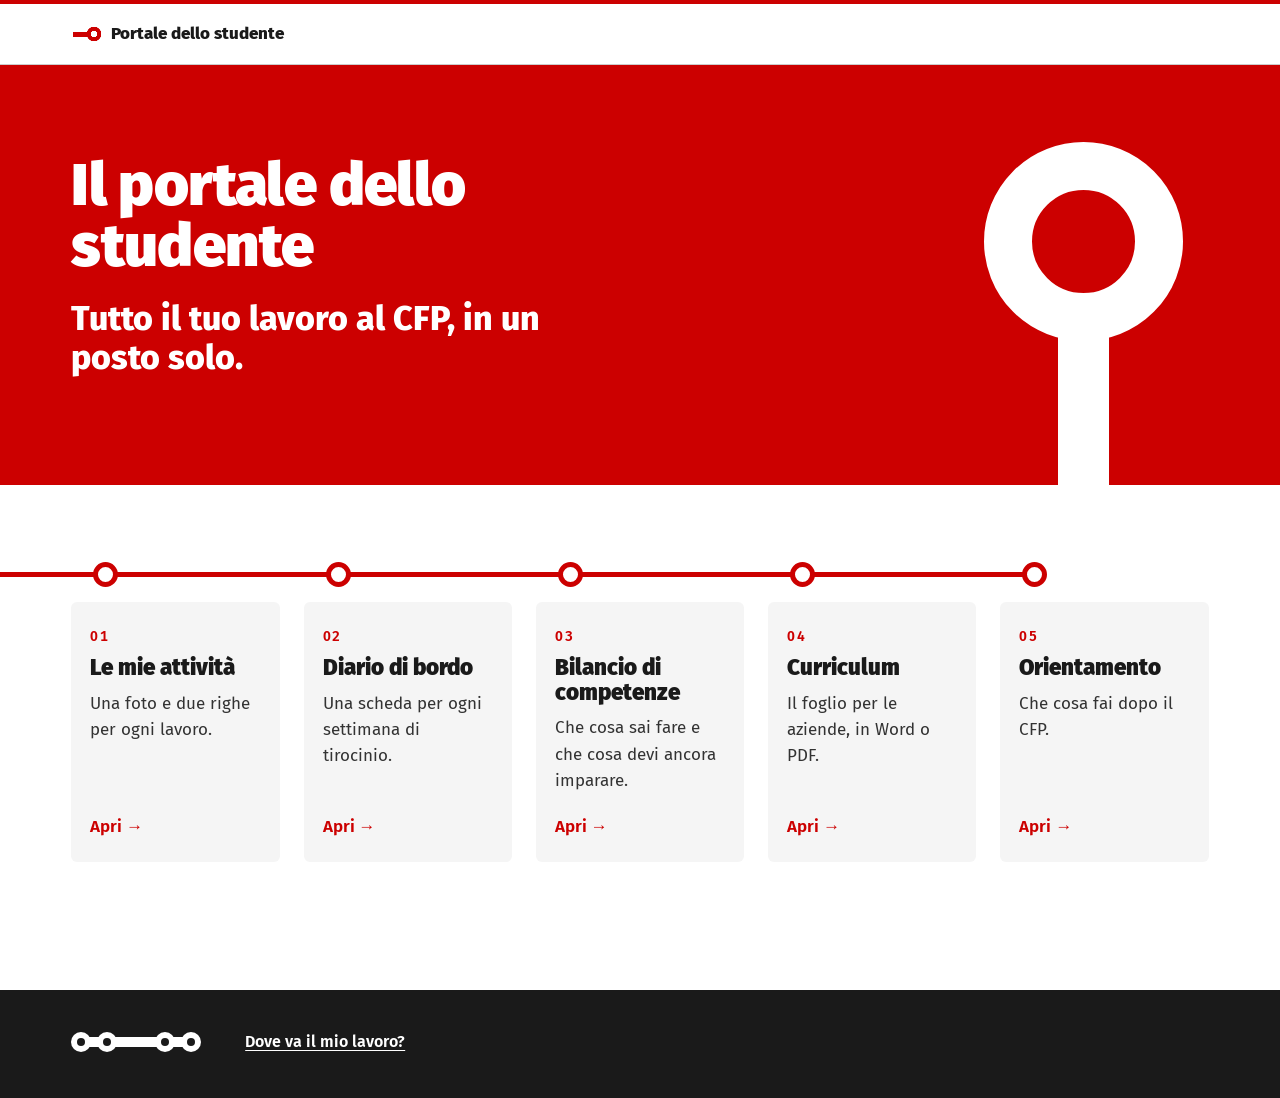
<file: index.html>
<!doctype html>
<html lang="it">
<head>
  <meta charset="utf-8">
  <meta name="viewport" content="width=device-width, initial-scale=1">
  <title>Portale dello studente</title>
  <meta name="description" content="Le mie attività, diario di bordo del tirocinio, bilancio di competenze e curriculum: scegli da dove partire.">
  <meta name="theme-color" content="#CC0000">
  <link rel="icon" type="image/png" sizes="32x32" href="img/favicon-32.png">
  <link rel="apple-touch-icon" href="img/favicon-180.png">
  <link rel="preload" href="fonts/fira-sans-latin-400-normal.woff2" as="font" type="font/woff2" crossorigin>
  <link rel="preload" href="fonts/fira-sans-latin-900-normal.woff2" as="font" type="font/woff2" crossorigin>
  <link rel="stylesheet" href="css/tokens.css?v=20261127-b">
  <link rel="stylesheet" href="css/stile.css?v=20261127-b">
  <script src="js/config.js" defer></script>
  <script src="js/unione.js" defer></script>
  <script src="js/archivio.js" defer></script>
  <script src="js/area.js" defer></script>
</head>
<body>
  <a class="salta" href="#principale">Vai al contenuto</a>

  <header class="testata">
    <div class="testata__riga">
      <a class="testata__portale" href="./" aria-current="page"><span class="testata__portale-testo">Portale dello studente</span></a>
    </div>
  </header>

  <main id="principale" tabindex="-1">
    <div class="home home--percorsi">
      <div class="home__fascia">
        <div class="home__fascia-dentro">
          <h1>Il portale dello studente</h1>
          <p class="home__sottotitolo">Tutto il tuo lavoro al CFP, in un posto solo.</p>
        </div>
      </div>

      <div class="home__sotto">
        <ul class="percorsi" aria-label="Le sezioni del portale">
          <li>
            <a class="percorso" href="portfolio/">
              <span class="meta percorso__num">01</span>
              <span class="percorso__titolo">Le mie attività</span>
              <span class="percorso__testo">Una foto e due righe per ogni lavoro.</span>
              <span class="percorso__apri">Apri</span>
            </a>
          </li>
          <li>
            <a class="percorso" href="diario/">
              <span class="meta percorso__num">02</span>
              <span class="percorso__titolo">Diario di bordo</span>
              <span class="percorso__testo">Una scheda per ogni settimana di tirocinio.</span>
              <span class="percorso__apri">Apri</span>
            </a>
          </li>
          <li>
            <a class="percorso" href="bilancio/">
              <span class="meta percorso__num">03</span>
              <span class="percorso__titolo">Bilancio di competenze</span>
              <span class="percorso__testo">Che cosa sai fare e che cosa devi ancora imparare.</span>
              <span class="percorso__apri">Apri</span>
            </a>
          </li>
          <li>
            <a class="percorso" href="cv/">
              <span class="meta percorso__num">04</span>
              <span class="percorso__titolo">Curriculum</span>
              <span class="percorso__testo">Il foglio per le aziende, in Word o PDF.</span>
              <span class="percorso__apri">Apri</span>
            </a>
          </li>
          <li>
            <a class="percorso" href="orientamento/">
              <span class="meta percorso__num">05</span>
              <span class="percorso__titolo">Orientamento</span>
              <span class="percorso__testo">Che cosa fai dopo il CFP.</span>
              <span class="percorso__apri">Apri</span>
            </a>
          </li>
        </ul>

      </div>
    </div>
  </main>

  <footer class="piede">
    <div class="piede__riga">
      <span class="catena catena--bianca" aria-hidden="true"></span>
      <button type="button" class="pulsante pulsante--testo piede__info" data-informativa>Dove va il mio lavoro?</button>
    </div>
  </footer>

  <noscript><p style="padding:20px">Per usare i percorsi serve JavaScript attivo nel browser.</p></noscript>
</body>
</html>
</file>
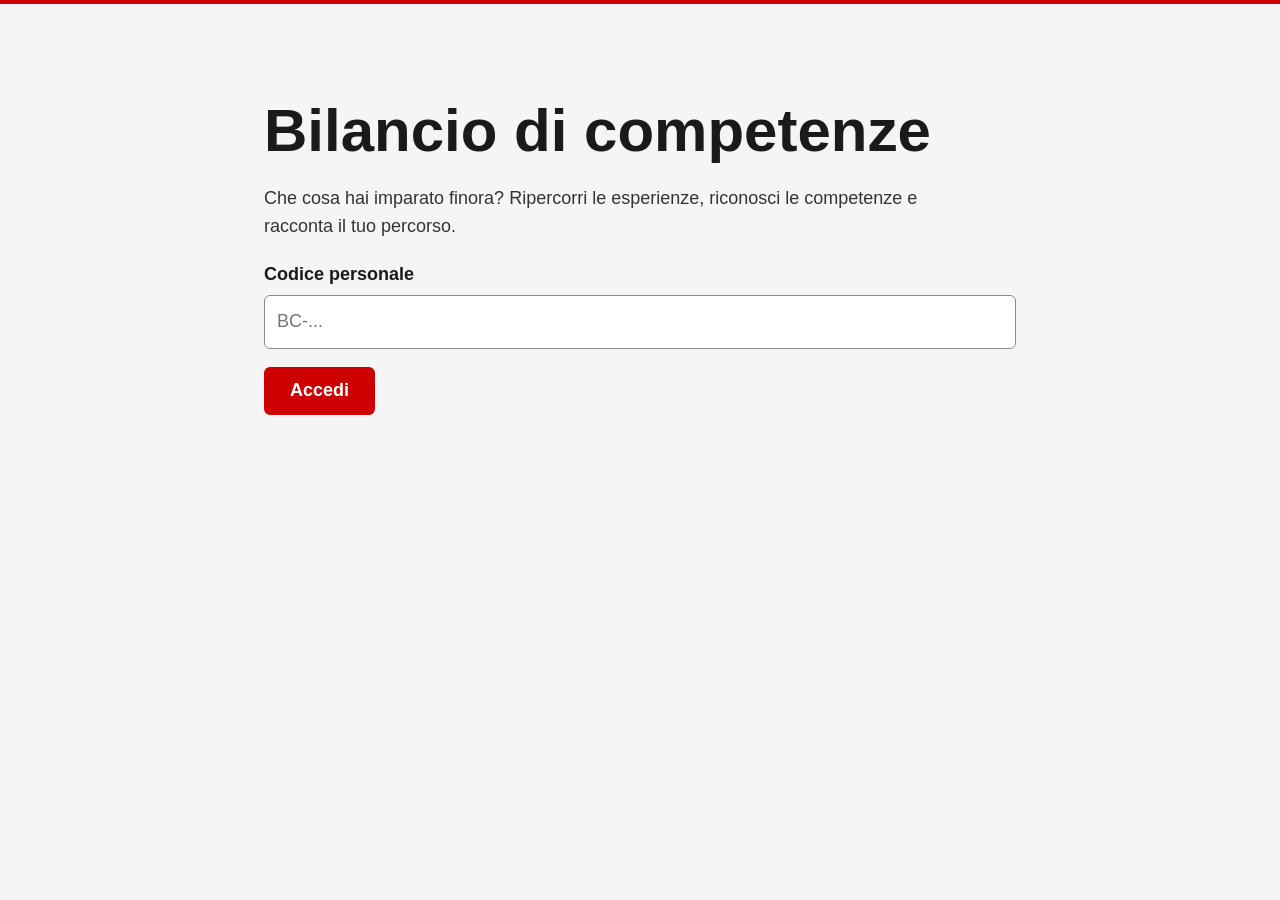
<file: apps-script/Index.html>
<!doctype html>
<html lang="it"><head>
<meta charset="utf-8"><meta name="viewport" content="width=device-width,initial-scale=1">
<title>Bilancio di competenze</title>
<style>
:root{--fondo:#F5F5F5;--testo:#333;--titolo:#1A1A1A;--rosso:#CC0000;--rosso-scuro:#A30000;--rosato:#FCF3F4;--filetto:#CCC}
/* Brand kit AFOL Metropolitana (vedi design.md): un solo rosso, Fira Sans se installato, altrimenti Arial. */
*{box-sizing:border-box}body{margin:0;background:var(--fondo);color:var(--testo);font:18px/1.55 "Fira Sans",Arial,Helvetica,sans-serif;border-top:4px solid var(--rosso)}
main{max-width:880px;margin:auto;padding:clamp(24px,5vw,64px)}
h1,h2{color:var(--titolo)}h1{font-weight:900;line-height:1.02;font-size:clamp(36px,6vw,60px);margin:32px 0 24px}
p{max-width:66ch}.eyebrow{font-size:14px;font-weight:600;letter-spacing:.12em;text-transform:uppercase;color:var(--rosso)}
button,input,textarea,select{font:inherit}button{border:2px solid var(--rosso);border-radius:6px;background:var(--rosso);color:#fff;font-weight:600;min-height:48px;padding:8px 24px;cursor:pointer}
button:hover{background:var(--rosso-scuro);border-color:var(--rosso-scuro)}
button:disabled{opacity:.5}input,textarea,select{border:1px solid #8A8A8A;background:#fff;padding:12px;width:100%;border-radius:6px}
label{font-weight:600;color:var(--titolo);display:block;margin:20px 0 6px}
textarea{min-height:240px;resize:vertical}nav{display:flex;flex-wrap:wrap;gap:8px;margin:24px 0}
nav button,#out{background:transparent;color:var(--rosso);padding:6px 14px;font-size:14px}
nav button:hover,#out:hover{background:var(--rosato);color:var(--rosso-scuro)}
nav button[aria-current=step]{background:var(--rosso);color:#fff}
.hidden{display:none!important}.alert{background:var(--rosato);padding:12px;border-left:4px solid var(--rosso)}
small{color:#666}button:focus-visible,input:focus-visible,textarea:focus-visible{outline:3px solid var(--titolo);outline-offset:2px}
</style></head><body><main>
<h1>Bilancio di competenze</h1>
<p>Che cosa hai imparato finora? Ripercorri le esperienze, riconosci le competenze e racconta il tuo percorso.</p>
<section id="loginPanel"><label for="code">Codice personale</label><input id="code" autocomplete="off" placeholder="BC-..." maxlength="30"><p><button id="enter">Accedi</button></p></section>
<section id="workspace" class="hidden">
<p id="welcome"></p><nav id="steps" aria-label="Sezioni del percorso"></nav>
<h2 id="question"></h2><p id="hint"></p><label for="answer">La tua risposta</label><textarea id="answer"></textarea>
<p><button id="save">Salva questa sezione</button> <button id="out" type="button">Esci</button></p>
<p id="saved" role="status" aria-live="polite"></p>
</section>
<p id="notice" role="alert"></p>
</main><script>
const sections=[
 ['percorso','Il tuo percorso','Quali sono le esperienze più significative che ricordi finora?'],
 ['esperienze','Le esperienze','Racconta almeno due attività reali svolte in laboratorio, nelle lezioni o nei progetti.'],
 ['competenze','Che cosa sai fare','Descrivi ciò che oggi sai fare autonomamente e come puoi dimostrarlo.'],
 ['tirocinio','Il tirocinio','Racconta un episodio: situazione, tuo intervento, difficoltà, risultato e competenze utilizzate.'],
 ['bilancio','Che cosa ti manca','Quali difficoltà hai ancora? Che cosa avresti voluto imparare? Che cosa cambieresti della formazione?'],
 ['orientamento','Raccontare il CFP','Immagina uno studente delle medie: che cosa gli diresti sul percorso, in modo concreto e senza nascondere le difficoltà?']
];
let token='',data={},current=sections[0][0],busy=false;
const el=id=>document.getElementById(id);
function call(method,...args){return new Promise((resolve,reject)=>google.script.run.withSuccessHandler(resolve).withFailureHandler(e=>reject(e))[method](...args));}
function msg(s){el('notice').textContent=s;}
function draw(){
 const c=sections.find(x=>x[0]===current);el('question').textContent=c[1];el('hint').textContent=c[2];el('answer').value=data[current]?.content?.text||'';
 el('saved').textContent=data[current]?.updatedAt?'Ultimo salvataggio registrato':'Non ancora salvato';
 el('steps').replaceChildren(...sections.map((s,i)=>{const b=document.createElement('button');b.textContent=(i+1)+' '+s[1];b.setAttribute('aria-current',s[0]===current?'step':'false');b.onclick=()=>{if(el('answer').value!==(data[current]?.content?.text||'')&&!confirm('Modifiche non salvate. Proseguire?'))return;current=s[0];draw();};return b;}));
}
el('enter').onclick=async()=>{try{msg('');const r=await call('login',el('code').value);if(!r.ok)throw Error(r.error);token=r.token;const x=await call('loadMine',token);if(!x.ok)throw Error(x.error);data=x.data;el('welcome').textContent='Percorso: '+x.student.track;el('loginPanel').classList.add('hidden');el('workspace').classList.remove('hidden');draw();}catch(e){msg(String(e.message||e));}};
el('save').onclick=async()=>{if(busy)return;busy=true;el('save').disabled=true;try{msg('');const text=el('answer').value;const r=await call('saveSection',token,current,{text},data[current]?.revision||0);if(!r.ok)throw Error(r.error);data[current]={revision:r.revision,content:{text},updatedAt:r.updatedAt};draw();el('saved').textContent='Salvato. Puoi continuare.';}catch(e){msg(String(e.message||e));}finally{busy=false;el('save').disabled=false;}};
el('out').onclick=async()=>{if(el('answer').value!==(data[current]?.content?.text||'')&&!confirm('Hai modifiche non salvate. Uscire?'))return;await call('logout',token);token='';data={};el('workspace').classList.add('hidden');el('loginPanel').classList.remove('hidden');el('code').value='';msg('Sessione chiusa.');};
</script></body></html>
</file>
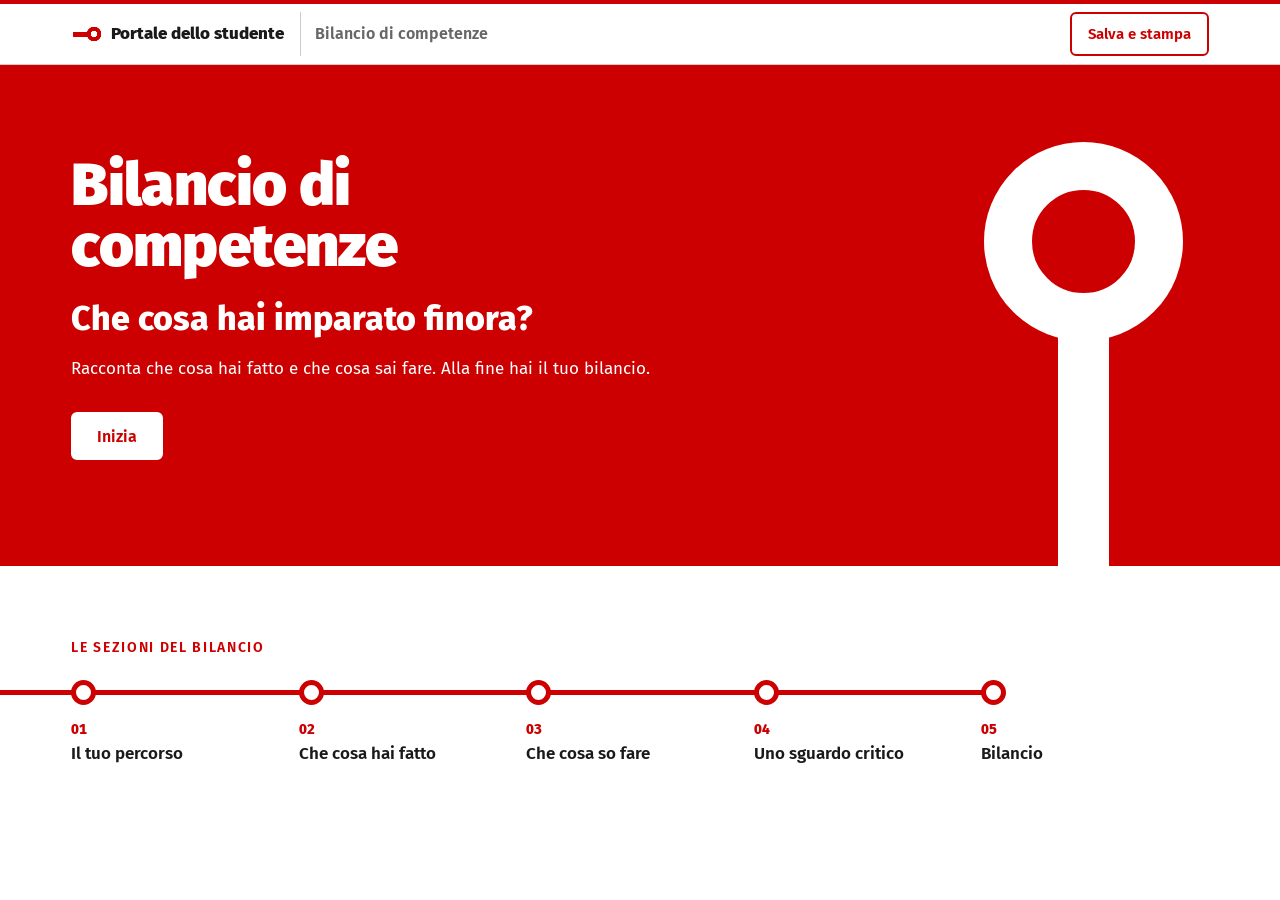
<file: bilancio/index.html>
<!doctype html>
<html lang="it">
<head>
  <meta charset="utf-8">
  <meta name="viewport" content="width=device-width, initial-scale=1">
  <title>Bilancio di competenze · Portale dello studente</title>
  <meta name="description" content="Che cosa hai imparato finora? Bilancio riflessivo delle competenze per gli studenti IeFP di tutti gli anni.">
  <meta name="theme-color" content="#CC0000">
  <link rel="icon" type="image/png" sizes="32x32" href="../img/favicon-32.png">
  <link rel="apple-touch-icon" href="../img/favicon-180.png">
  <link rel="preload" href="../fonts/fira-sans-latin-400-normal.woff2" as="font" type="font/woff2" crossorigin>
  <link rel="preload" href="../fonts/fira-sans-latin-900-normal.woff2" as="font" type="font/woff2" crossorigin>
  <link rel="stylesheet" href="../css/tokens.css?v=20261127-b">
  <link rel="stylesheet" href="../css/stile.css?v=20261127-b">
  <script src="../js/config.js" defer></script>
  <script src="../js/unione.js" defer></script>
  <script src="../js/archivio.js" defer></script>
  <script src="../js/dati.js" defer></script>
  <script src="../js/competenze.js" defer></script>
  <script src="../js/bilancio.js" defer></script>
  <script src="../js/cv.js" defer></script>
  <script src="../js/app.js" defer></script>
</head>
<body>
  <a class="salta" href="#principale">Vai al contenuto</a>

  <header class="testata">
    <div class="testata__riga">
      <a class="testata__portale" href="../" title="Torna al portale dello studente"><span class="testata__portale-testo">Portale dello studente</span></a>
      <button type="button" class="testata__nome" id="vai-home">Bilancio di competenze</button>
      <span class="testata__tappa" id="tappa-mobile" hidden><button type="button" class="testata__tappa-btn" id="apri-indice" aria-haspopup="dialog"><span class="testata__tappa-nome" id="tappa-nome"></span><span class="meta testata__tappa-stato" id="tappa-stato"></span></button></span>
      <span class="meta testata__salvato" id="salvato" role="status" aria-live="polite"></span>
      <button type="button" class="pulsante pulsante--secondario pulsante--piccolo testata__salva" id="apri-risposte"><span class="testata__salva-testo">Salva e stampa</span></button>
    </div>
    <div class="avanzamento" id="avanzamento" hidden><div class="avanzamento__barra" id="barra"></div></div>
  </header>

  <main id="principale" tabindex="-1"></main>

  <dialog id="dialogo-risposte" aria-labelledby="dialogo-risposte-titolo">
    <h2 id="dialogo-risposte-titolo">Salva e stampa</h2>
    <p id="testo-dialogo"></p>
    <div id="esito-dialogo"></div>
    <div class="dialogo__azioni">
      <button type="button" class="pulsante" id="invia" hidden>Invia al docente</button>
      <button type="button" class="pulsante" id="scarica">Scarica una copia</button>
      <button type="button" class="pulsante pulsante--secondario" id="carica">Carica una copia</button>
      <button type="button" class="pulsante pulsante--secondario" id="stampa-dialogo">Stampa il bilancio</button>
    </div>
    <div class="dialogo__azioni">
      <button type="button" class="pulsante pulsante--secondario pulsante--piccolo" id="cancella">Cancella tutte le risposte</button>
      <button type="button" class="pulsante pulsante--testo" data-informativa>Dove va il mio lavoro?</button>
      <button type="button" class="pulsante pulsante--testo" id="chiudi-risposte">Chiudi</button>
    </div>
    <input type="file" id="file-copia" accept="application/json,.json" hidden>
  </dialog>

  <dialog id="dialogo-indice" class="indice-dialogo" aria-labelledby="dialogo-indice-titolo">
    <h2 id="dialogo-indice-titolo">Indice</h2>
    <ol id="indice-elenco"></ol>
    <button type="button" class="pulsante pulsante--testo" id="chiudi-indice">Chiudi</button>
  </dialog>

  <dialog id="dialogo-messaggio" aria-labelledby="messaggio-testo">
    <p id="messaggio-testo"></p>
    <div class="dialogo__azioni">
      <button type="button" class="pulsante pulsante--secondario" id="messaggio-annulla">Annulla</button>
      <button type="button" class="pulsante" id="messaggio-ok">Va bene</button>
    </div>
  </dialog>

  <div id="stampa"></div>

  <noscript><p style="padding:20px">Per compilare il bilancio serve JavaScript attivo nel browser.</p></noscript>
</body>
</html>
</file>
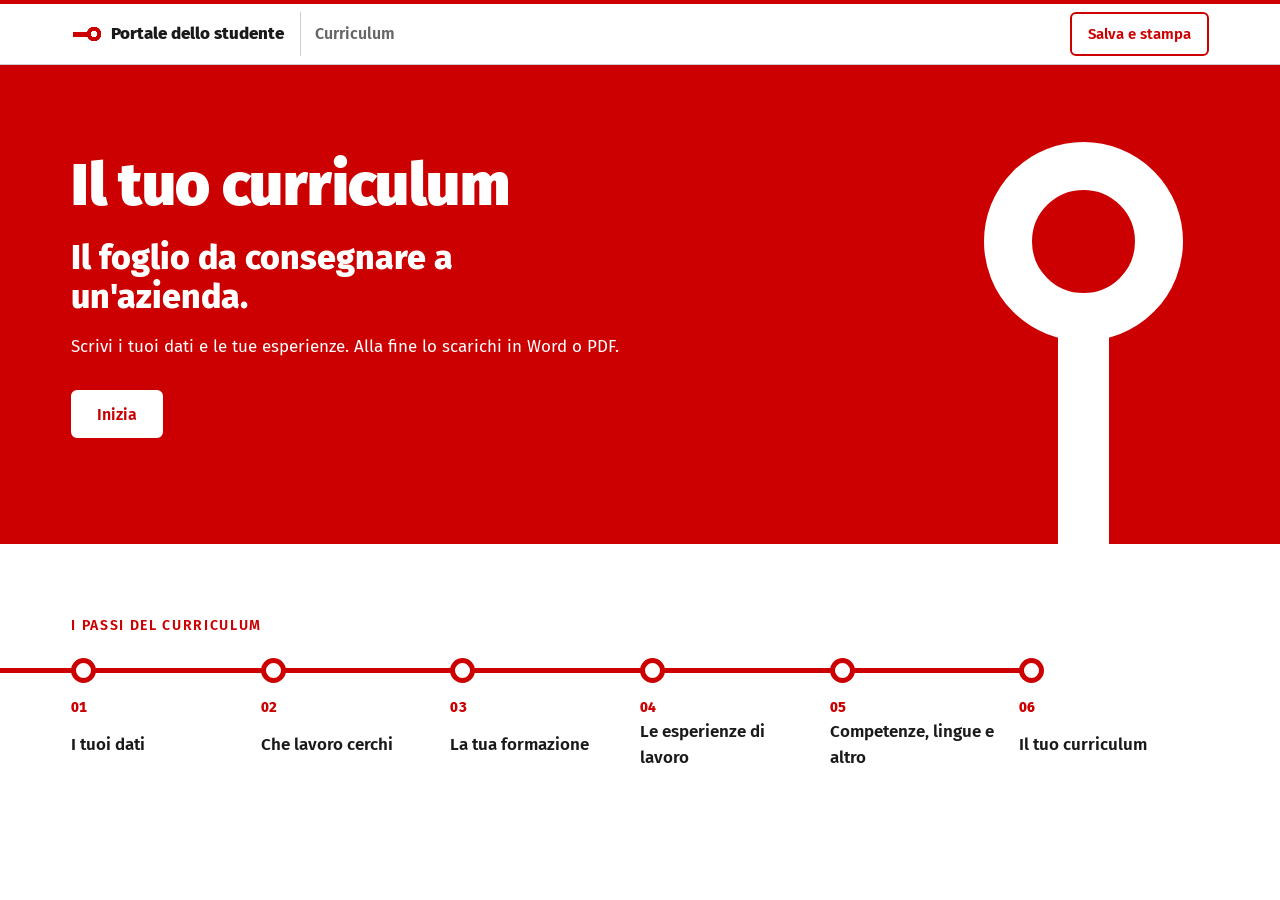
<file: cv/index.html>
<!doctype html>
<html lang="it">
<head>
  <meta charset="utf-8">
  <meta name="viewport" content="width=device-width, initial-scale=1">
  <title>Curriculum · Portale dello studente</title>
  <meta name="description" content="Il tuo curriculum: scrivilo con parole tue e scaricalo in Word o in PDF.">
  <meta name="theme-color" content="#CC0000">
  <link rel="icon" type="image/png" sizes="32x32" href="../img/favicon-32.png">
  <link rel="apple-touch-icon" href="../img/favicon-180.png">
  <link rel="preload" href="../fonts/fira-sans-latin-400-normal.woff2" as="font" type="font/woff2" crossorigin>
  <link rel="preload" href="../fonts/fira-sans-latin-900-normal.woff2" as="font" type="font/woff2" crossorigin>
  <link rel="stylesheet" href="../css/tokens.css?v=20261127-b">
  <link rel="stylesheet" href="../css/stile.css?v=20261127-b">
  <script src="../js/config.js" defer></script>
  <script src="../js/unione.js" defer></script>
  <script src="../js/archivio.js" defer></script>
  <script src="../js/dati.js" defer></script>
  <script src="../js/bilancio.js" defer></script>
  <script src="../js/cv.js" defer></script>
  <script src="../js/docx.js" defer></script>
  <script src="../js/pdf.js" defer></script>
  <script src="js/app.js" defer></script>
</head>
<body>
  <a class="salta" href="#principale">Vai al contenuto</a>

  <header class="testata">
    <div class="testata__riga">
      <a class="testata__portale" href="../" title="Torna al portale dello studente"><span class="testata__portale-testo">Portale dello studente</span></a>
      <button type="button" class="testata__nome" id="vai-home">Curriculum</button>
      <span class="testata__tappa" id="tappa-mobile" hidden><button type="button" class="testata__tappa-btn" id="apri-indice" aria-haspopup="dialog"><span class="testata__tappa-nome" id="tappa-nome"></span><span class="meta testata__tappa-stato" id="tappa-stato"></span></button></span>
      <span class="meta testata__salvato" id="salvato" role="status" aria-live="polite"></span>
      <button type="button" class="pulsante pulsante--secondario pulsante--piccolo testata__salva" id="apri-risposte"><span class="testata__salva-testo">Salva e stampa</span></button>
    </div>
    <div class="avanzamento" id="avanzamento" hidden><div class="avanzamento__barra" id="barra"></div></div>
  </header>

  <main id="principale" tabindex="-1"></main>

  <dialog id="dialogo-risposte" aria-labelledby="dialogo-risposte-titolo">
    <h2 id="dialogo-risposte-titolo">Salva e stampa</h2>
    <div class="dialogo__azioni">
      <button type="button" class="pulsante" id="scarica">Scarica una copia</button>
      <button type="button" class="pulsante pulsante--secondario" id="carica">Carica una copia</button>
      <button type="button" class="pulsante pulsante--secondario" id="stampa-dialogo">Stampa il curriculum</button>
    </div>
    <div class="dialogo__azioni">
      <button type="button" class="pulsante pulsante--secondario pulsante--piccolo" id="cancella">Cancella il curriculum</button>
      <button type="button" class="pulsante pulsante--testo" data-informativa>Dove va il mio lavoro?</button>
      <button type="button" class="pulsante pulsante--testo" id="chiudi-risposte">Chiudi</button>
    </div>
    <input type="file" id="file-copia" accept="application/json,.json" hidden>
  </dialog>

  <dialog id="dialogo-indice" class="indice-dialogo" aria-labelledby="dialogo-indice-titolo">
    <h2 id="dialogo-indice-titolo">Indice</h2>
    <ol id="indice-elenco"></ol>
    <button type="button" class="pulsante pulsante--testo" id="chiudi-indice">Chiudi</button>
  </dialog>

  <dialog id="dialogo-messaggio" aria-labelledby="messaggio-testo">
    <p id="messaggio-testo"></p>
    <div class="dialogo__azioni">
      <button type="button" class="pulsante pulsante--secondario" id="messaggio-annulla">Annulla</button>
      <button type="button" class="pulsante" id="messaggio-ok">Va bene</button>
    </div>
  </dialog>

  <div id="stampa"></div>

  <noscript><p style="padding:20px">Per compilare il curriculum serve JavaScript attivo nel browser.</p></noscript>
</body>
</html>
</file>
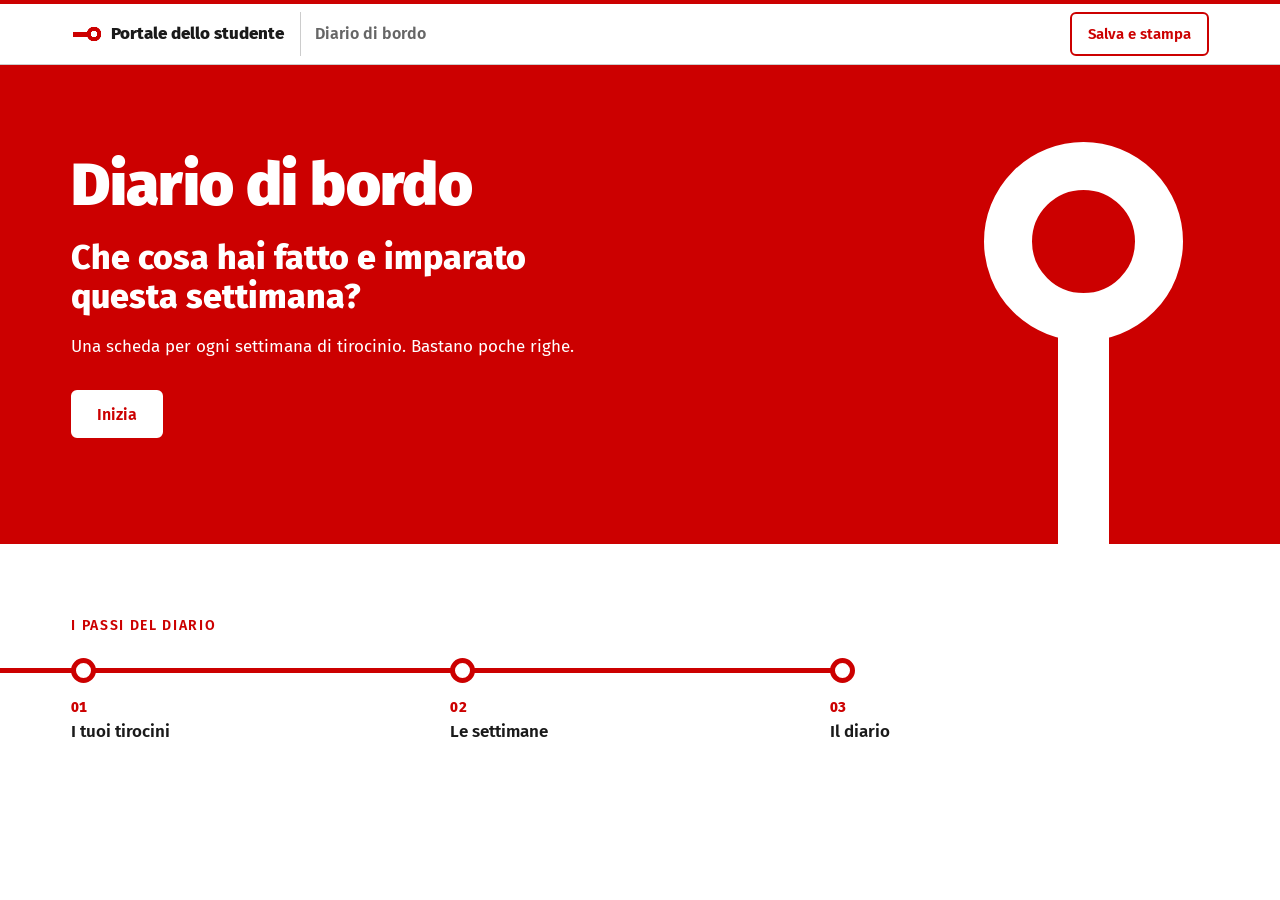
<file: diario/index.html>
<!doctype html>
<html lang="it">
<head>
  <meta charset="utf-8">
  <meta name="viewport" content="width=device-width, initial-scale=1">
  <title>Diario di bordo · Portale dello studente</title>
  <meta name="description" content="Diario di bordo del tirocinio: una scheda a settimana, con le tue parole.">
  <meta name="theme-color" content="#CC0000">
  <link rel="icon" type="image/png" sizes="32x32" href="../img/favicon-32.png">
  <link rel="apple-touch-icon" href="../img/favicon-180.png">
  <link rel="preload" href="../fonts/fira-sans-latin-400-normal.woff2" as="font" type="font/woff2" crossorigin>
  <link rel="preload" href="../fonts/fira-sans-latin-900-normal.woff2" as="font" type="font/woff2" crossorigin>
  <link rel="stylesheet" href="../css/tokens.css?v=20261127-b">
  <link rel="stylesheet" href="../css/stile.css?v=20261127-b">
  <script src="../js/config.js" defer></script>
  <script src="../js/unione.js" defer></script>
  <script src="../js/archivio.js" defer></script>
  <script src="js/diario.js" defer></script>
  <script src="js/app.js" defer></script>
</head>
<body>
  <a class="salta" href="#principale">Vai al contenuto</a>

  <header class="testata">
    <div class="testata__riga">
      <a class="testata__portale" href="../" title="Torna al portale dello studente"><span class="testata__portale-testo">Portale dello studente</span></a>
      <button type="button" class="testata__nome" id="vai-home">Diario di bordo</button>
      <span class="testata__tappa" id="tappa-mobile" hidden><button type="button" class="testata__tappa-btn" id="apri-indice" aria-haspopup="dialog"><span class="testata__tappa-nome" id="tappa-nome"></span><span class="meta testata__tappa-stato" id="tappa-stato"></span></button></span>
      <span class="meta testata__salvato" id="salvato" role="status" aria-live="polite"></span>
      <button type="button" class="pulsante pulsante--secondario pulsante--piccolo testata__salva" id="apri-salva"><span class="testata__salva-testo">Salva e stampa</span></button>
    </div>
  </header>
  <div class="avanzamento" id="avanzamento" hidden aria-label="Avanzamento del diario"><div class="avanzamento__barra" id="barra"></div></div>

  <main id="principale" tabindex="-1"></main>

  <dialog id="dialogo-salva" aria-labelledby="dialogo-salva-titolo">
    <h2 id="dialogo-salva-titolo">Salva e stampa</h2>
    <div class="dialogo__azioni">
      <button type="button" class="pulsante" id="scarica">Scarica una copia</button>
      <button type="button" class="pulsante pulsante--secondario" id="carica">Carica una copia</button>
      <button type="button" class="pulsante pulsante--secondario" id="stampa-dialogo">Stampa il diario</button>
    </div>
    <div class="dialogo__azioni">
      <button type="button" class="pulsante pulsante--secondario pulsante--piccolo" id="cancella">Cancella il diario</button>
      <button type="button" class="pulsante pulsante--testo" data-informativa>Dove va il mio lavoro?</button>
      <button type="button" class="pulsante pulsante--testo" id="chiudi-salva">Chiudi</button>
    </div>
    <input type="file" id="file-copia" accept="application/json,.json" hidden>
  </dialog>

  <dialog id="dialogo-indice" class="indice-dialogo" aria-labelledby="dialogo-indice-titolo">
    <h2 id="dialogo-indice-titolo">Indice</h2>
    <ol id="indice-elenco"></ol>
    <button type="button" class="pulsante pulsante--testo" id="chiudi-indice">Chiudi</button>
  </dialog>

  <dialog id="dialogo-messaggio" aria-labelledby="messaggio-testo">
    <p id="messaggio-testo"></p>
    <div class="dialogo__azioni">
      <button type="button" class="pulsante pulsante--secondario" id="messaggio-annulla">Annulla</button>
      <button type="button" class="pulsante" id="messaggio-ok">Va bene</button>
    </div>
  </dialog>

  <div id="stampa"></div>

  <noscript><p style="padding:20px">Per compilare il diario serve JavaScript attivo nel browser.</p></noscript>
</body>
</html>
</file>
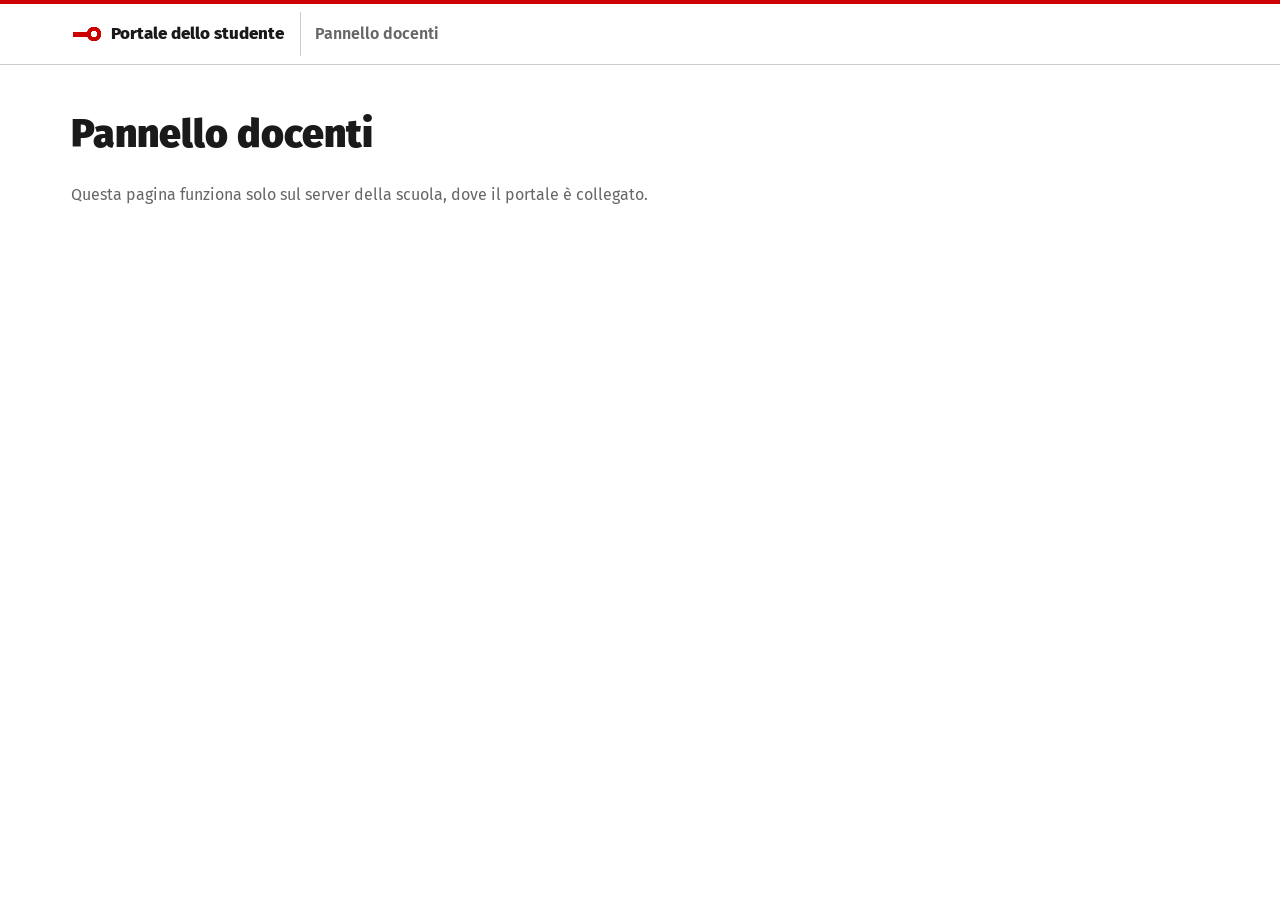
<file: docenti/index.html>
<!doctype html>
<html lang="it">
<head>
  <meta charset="utf-8">
  <meta name="viewport" content="width=device-width, initial-scale=1">
  <title>Pannello docenti · Portale dello studente</title>
  <meta name="robots" content="noindex">
  <meta name="theme-color" content="#CC0000">
  <link rel="icon" type="image/png" sizes="32x32" href="../img/favicon-32.png">
  <link rel="apple-touch-icon" href="../img/favicon-180.png">
  <link rel="preload" href="../fonts/fira-sans-latin-400-normal.woff2" as="font" type="font/woff2" crossorigin>
  <link rel="preload" href="../fonts/fira-sans-latin-900-normal.woff2" as="font" type="font/woff2" crossorigin>
  <link rel="stylesheet" href="../css/tokens.css?v=20261127-b">
  <link rel="stylesheet" href="../css/stile.css?v=20261127-b">
  <script src="../js/config.js" defer></script>
  <script src="../js/competenze.js" defer></script>
  <script src="../js/qrcode.js" defer></script>
  <script src="js/docenti.js" defer></script>
  <script src="js/app.js" defer></script>
</head>
<body>
  <a class="salta" href="#principale">Vai al contenuto</a>

  <header class="testata">
    <div class="testata__riga">
      <a class="testata__portale" href="../" title="Torna al portale dello studente"><span class="testata__portale-testo">Portale dello studente</span></a>
      <button type="button" class="testata__nome" id="vai-home">Pannello docenti</button>
      <nav class="testata__menu" id="menu" aria-label="Pannello docenti"></nav>
    </div>
  </header>

  <main id="principale" tabindex="-1"></main>

  <dialog id="dialogo-messaggio" aria-labelledby="messaggio-testo">
    <p id="messaggio-testo"></p>
    <div class="dialogo__azioni">
      <button type="button" class="pulsante pulsante--secondario" id="messaggio-annulla">Annulla</button>
      <button type="button" class="pulsante" id="messaggio-ok">Va bene</button>
    </div>
  </dialog>

  <div id="stampa"></div>

  <noscript><p style="padding:20px">Per usare il pannello serve JavaScript attivo nel browser.</p></noscript>
</body>
</html>
</file>
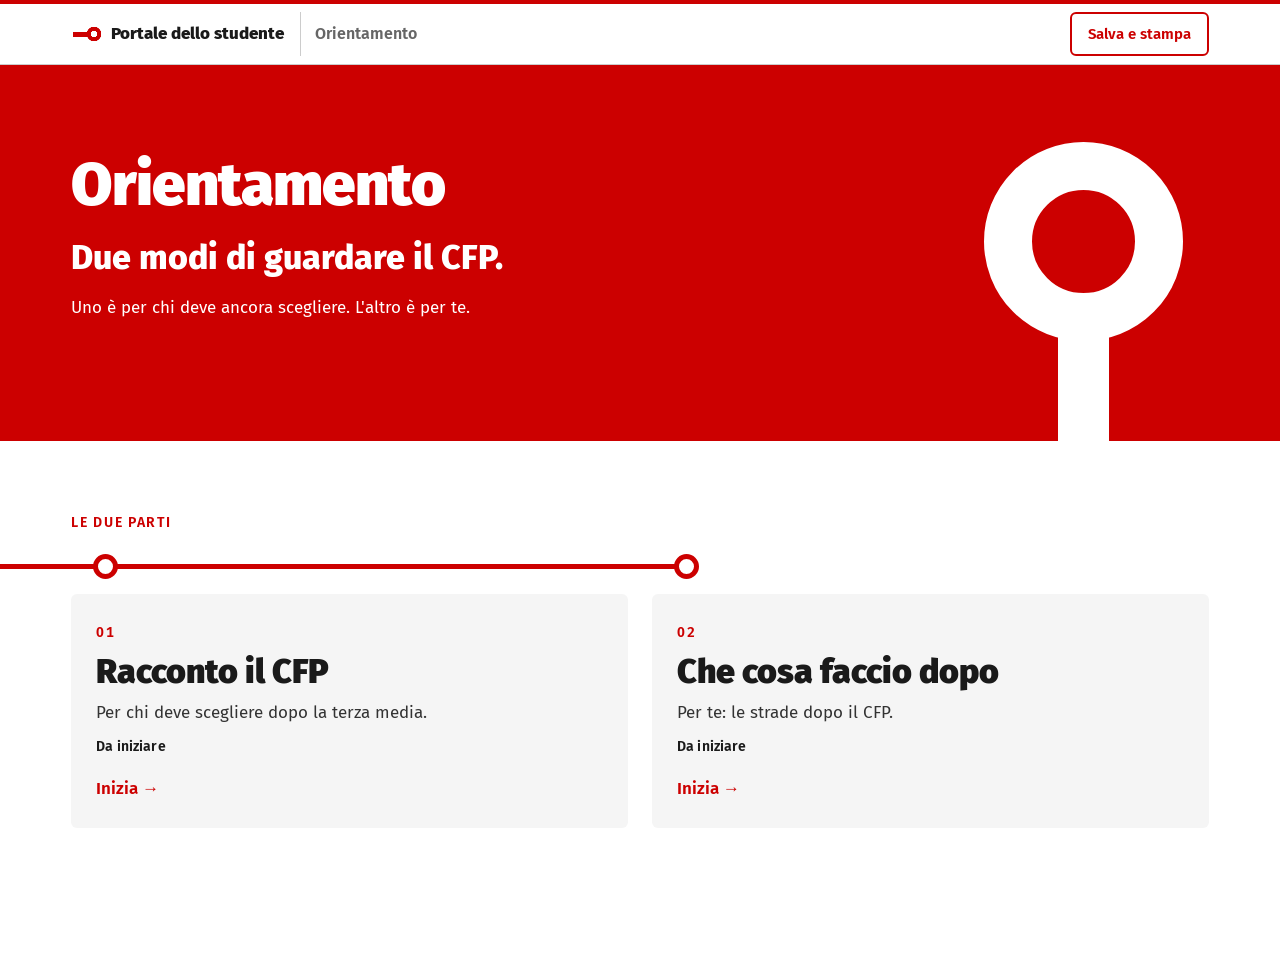
<file: orientamento/index.html>
<!doctype html>
<html lang="it">
<head>
  <meta charset="utf-8">
  <meta name="viewport" content="width=device-width, initial-scale=1">
  <title>Orientamento · Portale dello studente</title>
  <meta name="description" content="Orientamento: guarda le strade dopo il CFP e scegli i tuoi prossimi passi.">
  <meta name="theme-color" content="#CC0000">
  <link rel="icon" type="image/png" sizes="32x32" href="../img/favicon-32.png">
  <link rel="apple-touch-icon" href="../img/favicon-180.png">
  <link rel="preload" href="../fonts/fira-sans-latin-400-normal.woff2" as="font" type="font/woff2" crossorigin>
  <link rel="preload" href="../fonts/fira-sans-latin-900-normal.woff2" as="font" type="font/woff2" crossorigin>
  <link rel="stylesheet" href="../css/tokens.css?v=20261127-b">
  <link rel="stylesheet" href="../css/stile.css?v=20261127-b">
  <script src="../js/config.js" defer></script>
  <script src="../js/unione.js" defer></script>
  <script src="../js/archivio.js" defer></script>
  <script src="../js/dati.js" defer></script>
  <script src="../js/competenze.js" defer></script>
  <script src="../js/bilancio.js" defer></script>
  <script src="js/orientamento.js" defer></script>
  <script src="js/app.js" defer></script>
</head>
<body>
  <a class="salta" href="#principale">Vai al contenuto</a>

  <header class="testata">
    <div class="testata__riga">
      <a class="testata__portale" href="../" title="Torna al portale dello studente"><span class="testata__portale-testo">Portale dello studente</span></a>
      <button type="button" class="testata__nome" id="vai-home">Orientamento</button>
      <span class="testata__tappa" id="tappa-mobile" hidden><button type="button" class="testata__tappa-btn" id="apri-indice" aria-haspopup="dialog"><span class="testata__tappa-nome" id="tappa-nome"></span><span class="meta testata__tappa-stato" id="tappa-stato"></span></button></span>
      <span class="meta testata__salvato" id="salvato" role="status" aria-live="polite"></span>
      <button type="button" class="pulsante pulsante--secondario pulsante--piccolo testata__salva" id="apri-salva"><span class="testata__salva-testo">Salva e stampa</span></button>
    </div>
  </header>
  <div class="avanzamento" id="avanzamento" hidden aria-label="Avanzamento dell'orientamento"><div class="avanzamento__barra" id="barra"></div></div>

  <main id="principale" tabindex="-1"></main>

  <dialog id="dialogo-salva" aria-labelledby="dialogo-salva-titolo">
    <h2 id="dialogo-salva-titolo">Salva e stampa</h2>
    <div class="dialogo__azioni">
      <button type="button" class="pulsante" id="scarica">Scarica una copia</button>
      <button type="button" class="pulsante pulsante--secondario" id="carica">Carica una copia</button>
      <button type="button" class="pulsante pulsante--secondario" id="stampa-dialogo">Stampa il foglio</button>
    </div>
    <div class="dialogo__azioni">
      <button type="button" class="pulsante pulsante--secondario pulsante--piccolo" id="cancella">Cancella tutto</button>
      <button type="button" class="pulsante pulsante--testo" data-informativa>Dove va il mio lavoro?</button>
      <button type="button" class="pulsante pulsante--testo" id="chiudi-salva">Chiudi</button>
    </div>
    <input type="file" id="file-copia" accept="application/json,.json" hidden>
  </dialog>

  <dialog id="dialogo-indice" class="indice-dialogo" aria-labelledby="dialogo-indice-titolo">
    <h2 id="dialogo-indice-titolo">Indice</h2>
    <ol id="indice-elenco"></ol>
    <button type="button" class="pulsante pulsante--testo" id="chiudi-indice">Chiudi</button>
  </dialog>

  <dialog id="dialogo-messaggio" aria-labelledby="messaggio-testo">
    <p id="messaggio-testo"></p>
    <div class="dialogo__azioni">
      <button type="button" class="pulsante pulsante--secondario" id="messaggio-annulla">Annulla</button>
      <button type="button" class="pulsante" id="messaggio-ok">Va bene</button>
    </div>
  </dialog>

  <div id="stampa"></div>

  <noscript><p style="padding:20px">Per usare l'orientamento serve JavaScript attivo nel browser.</p></noscript>
</body>
</html>
</file>
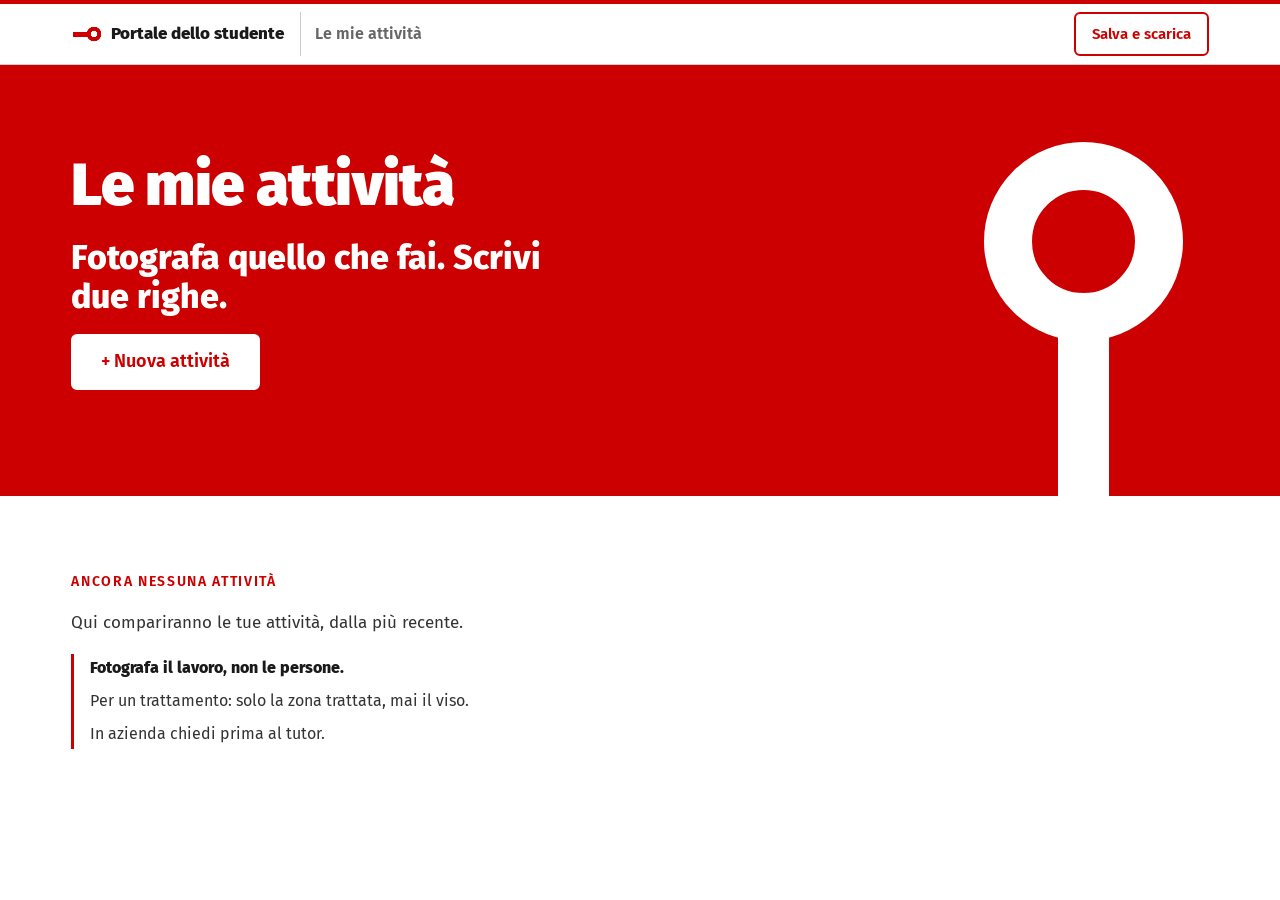
<file: portfolio/index.html>
<!doctype html>
<html lang="it">
<head>
  <meta charset="utf-8">
  <meta name="viewport" content="width=device-width, initial-scale=1">
  <title>Le mie attività · Portale dello studente</title>
  <meta name="description" content="Le mie attività: fotografa quello che fai in laboratorio e in tirocinio e scrivi due righe. Il tuo portfolio, con le tue parole.">
  <meta name="theme-color" content="#CC0000">
  <link rel="icon" type="image/png" sizes="32x32" href="../img/favicon-32.png">
  <link rel="apple-touch-icon" href="../img/favicon-180.png">
  <link rel="preload" href="../fonts/fira-sans-latin-400-normal.woff2" as="font" type="font/woff2" crossorigin>
  <link rel="preload" href="../fonts/fira-sans-latin-900-normal.woff2" as="font" type="font/woff2" crossorigin>
  <link rel="stylesheet" href="../css/tokens.css?v=20261127-b">
  <link rel="stylesheet" href="../css/stile.css?v=20261127-b">
  <script src="../js/config.js" defer></script>
  <script src="../js/unione.js" defer></script>
  <script src="../js/archivio.js" defer></script>
  <script src="../js/dati.js" defer></script>
  <script src="../js/bilancio.js" defer></script>
  <script src="../js/competenze.js" defer></script>
  <script src="../js/pdf.js" defer></script>
  <script src="js/attivita.js" defer></script>
  <script src="js/foto.js" defer></script>
  <script src="js/file.js" defer></script>
  <script src="js/app.js" defer></script>
</head>
<body>
  <a class="salta" href="#principale">Vai al contenuto</a>

  <header class="testata">
    <div class="testata__riga">
      <a class="testata__portale" href="../" title="Torna al portale dello studente"><span class="testata__portale-testo">Portale dello studente</span></a>
      <button type="button" class="testata__nome" id="vai-home">Le mie attività</button>
      <span class="testata__tappa" id="tappa-mobile" hidden><button type="button" class="testata__tappa-btn" id="apri-indice" aria-haspopup="dialog"><span class="testata__tappa-nome" id="tappa-nome"></span><span class="meta testata__tappa-stato" id="tappa-stato"></span></button></span>
      <span class="meta testata__salvato" id="salvato" role="status" aria-live="polite"></span>
      <button type="button" class="pulsante pulsante--secondario pulsante--piccolo testata__salva" id="apri-salva"><span class="testata__salva-testo">Salva e scarica</span></button>
    </div>
  </header>
  <div class="avanzamento" id="avanzamento" hidden aria-label="Avanzamento dell'attività"><div class="avanzamento__barra" id="barra"></div></div>

  <main id="principale" tabindex="-1"></main>

  <dialog id="dialogo-salva" aria-labelledby="dialogo-salva-titolo">
    <h2 id="dialogo-salva-titolo">Salva e scarica</h2>
    <div class="dialogo__azioni">
      <button type="button" class="pulsante" id="scarica-pdf">Scarica in PDF</button>
      <button type="button" class="pulsante pulsante--secondario" id="scarica">Scarica una copia</button>
      <button type="button" class="pulsante pulsante--secondario" id="carica">Carica una copia</button>
    </div>
    <div class="dialogo__azioni">
      <button type="button" class="pulsante pulsante--secondario pulsante--piccolo" id="cancella">Cancella tutte le attività</button>
      <button type="button" class="pulsante pulsante--testo" data-informativa>Dove va il mio lavoro?</button>
      <button type="button" class="pulsante pulsante--testo" id="chiudi-salva">Chiudi</button>
    </div>
    <input type="file" id="file-copia" accept="application/json,.json" hidden>
  </dialog>

  <dialog id="dialogo-indice" class="indice-dialogo" aria-labelledby="dialogo-indice-titolo">
    <h2 id="dialogo-indice-titolo">Indice</h2>
    <ol id="indice-elenco"></ol>
    <button type="button" class="pulsante pulsante--testo" id="chiudi-indice">Chiudi</button>
  </dialog>

  <dialog id="dialogo-messaggio" aria-labelledby="messaggio-testo">
    <p id="messaggio-testo"></p>
    <div class="dialogo__azioni">
      <button type="button" class="pulsante pulsante--secondario" id="messaggio-annulla">Annulla</button>
      <button type="button" class="pulsante" id="messaggio-ok">Va bene</button>
    </div>
  </dialog>

  <noscript><p style="padding:20px">Per raccogliere le tue attività serve JavaScript attivo nel browser.</p></noscript>
</body>
</html>
</file>
<file: css/tokens.css>
/* Token dell'interfaccia: brand kit AFOL Metropolitana.
   Fonte: .claude/skills/afol-brand (SKILL.md, reference/web.md, reference/tokens.css, reference/cerchi.md),
   copiata dalla repo cfp-news. Ogni valore è marcato come in quella skill:
   Ufficiale (linee guida AFOL), Osservato (misurato su sito e social), Proposta (applicazione coerente).
   Caratteri self-hosted: nessuna richiesta a Google Fonts. */

/* Fira Sans: unica famiglia dell'interfaccia (Ufficiale). La gerarchia nasce dal peso. */
@font-face { font-family: "Fira Sans"; src: url("../fonts/fira-sans-latin-400-normal.woff2") format("woff2"); font-weight: 400; font-style: normal; font-display: swap; }
@font-face { font-family: "Fira Sans"; src: url("../fonts/fira-sans-latin-600-normal.woff2") format("woff2"); font-weight: 600; font-style: normal; font-display: swap; }
@font-face { font-family: "Fira Sans"; src: url("../fonts/fira-sans-latin-800-normal.woff2") format("woff2"); font-weight: 800; font-style: normal; font-display: swap; }
@font-face { font-family: "Fira Sans"; src: url("../fonts/fira-sans-latin-900-normal.woff2") format("woff2"); font-weight: 900; font-style: normal; font-display: swap; }
/* Anton ed EB Garamond restano solo per i modelli del curriculum scelti dallo studente
   (anteprima a schermo identica al Word e al PDF), non per l'interfaccia. */
@font-face { font-family: "Anton"; src: url("../fonts/anton-latin-400-normal.woff2") format("woff2"); font-weight: 400; font-style: normal; font-display: swap; }
@font-face { font-family: "EB Garamond"; src: url("../fonts/eb-garamond-latin-400-normal.woff2") format("woff2"); font-weight: 400; font-style: normal; font-display: swap; }
@font-face { font-family: "EB Garamond"; src: url("../fonts/eb-garamond-latin-400-italic.woff2") format("woff2"); font-weight: 400; font-style: italic; font-display: swap; }

:root {
  /* Colori AFOL (Ufficiali, linee guida documenti) */
  --afol-rosso: #CC0000;          /* unico rosso del lavoro: 5,89:1 su bianco */
  --afol-grigio-scuro: #333333;   /* testi */
  --afol-grigio-medio: #666666;   /* note: 5,74:1 su bianco */
  --afol-grigio-chiaro: #F5F5F5;  /* fondi */
  --afol-grigio-bordo: #CCCCCC;   /* bordi e filetti */
  --afol-bianco: #FFFFFF;
  /* Derivati (Proposta / Osservato) */
  --afol-rosso-scuro: #A30000;    /* hover dei pulsanti */
  --afol-nero: #1A1A1A;           /* titoli, fuoco da tastiera */
  --afol-fondo-rosato: #FCF3F4;   /* fondo dei post (Osservato): blocchi di aiuto */

  /* Ruoli usati da stile.css */
  --c-fondo: var(--afol-bianco);
  --c-pannello: var(--afol-grigio-chiaro);   /* colonne di spiegazione, schede della pagina iniziale */
  --c-superficie: var(--afol-bianco);
  --c-testo: var(--afol-grigio-scuro);
  --c-titolo: var(--afol-nero);
  --c-testo-2: var(--afol-grigio-medio);
  --c-rosso: var(--afol-rosso);
  --c-rosso-scuro: var(--afol-rosso-scuro);
  --c-rosato: var(--afol-fondo-rosato);
  --c-filetto: var(--afol-grigio-bordo);
  --c-bordo-campo: #8A8A8A;       /* Proposta: bordo dei campi a 3,4:1 su bianco (WCAG 1.4.11) */
  --c-bianco: var(--afol-bianco);
  --c-nero: var(--afol-nero);

  /* Caratteri */
  --f-sans: "Fira Sans", Arial, Helvetica, sans-serif;
  --f-cv-display: "Anton", Impact, "Arial Narrow", sans-serif;   /* solo curriculum, modello moderno */
  --f-cv-libro: "EB Garamond", Garamond, serif;                  /* solo curriculum, carattere elegante */

  /* Scala web (reference/web.md) */
  --t-h1: clamp(2.25rem, 1.4rem + 3.4vw, 3.75rem);   /* 36 → 60 px, Fira Sans 900 */
  --t-sezione: clamp(1.625rem, 1.25rem + 1.5vw, 2.5rem); /* H2, 800 */
  --t-domanda: clamp(1.5rem, 1.2rem + 1.2vw, 2.125rem);  /* titolo di schermata, 800 */
  --t-corpo: clamp(1rem, .95rem + .25vw, 1.0625rem);    /* 16 → 17 px */
  --t-meta: .875rem;                                     /* 14 px */
  --occhiello-spaziatura: .12em;

  /* Griglia e ritmo */
  --gap: 14px;
  --m: 20px;
  --max-lavoro: 1240px;
  --measure: 66ch;             /* 60–75 caratteri */
  --space-section: clamp(56px, 9vw, 96px);
  --radius-card: 6px;          /* --afol-raggio */
  --radius-control: 6px;       /* pulsanti: angoli 4–6 px */
  --filetto: 6px;              /* filetto rosso in alto delle schede */

  /* Sistema dei cerchi (Osservato): linea spessa t, anello di diametro ≈ 3,9 t con parete t */
  --cerchio-t: 5px;
  --cerchio-d: 20px;

  --durata: 200ms;
}
@media (max-width: 359px) { :root { --m: 16px; } }
@media (min-width: 768px) {
  :root { --gap: 20px; --m: clamp(28px, 4vw, 72px); }
}
@media (min-width: 1200px) {
  :root { --gap: 24px; }
}
@media (prefers-reduced-motion: reduce) {
  :root { --durata: 0ms; }
}
</file>
<file: css/stile.css>
/* Portale dello studente — interfaccia con il brand kit AFOL Metropolitana.
   Regole: un solo rosso (#CC0000) usato con parsimonia, molti neutri; una sola famiglia (Fira Sans),
   gerarchia fatta di pesi; schede bianche su grigio chiaro; il sistema dei cerchi (linea con anelli)
   per l'avanzamento e come firma sotto i titoli di primo livello. Vedi design.md. */

*, *::before, *::after { box-sizing: border-box; }
html { -webkit-text-size-adjust: 100%; }
body {
  margin: 0;
  background: var(--c-fondo);
  color: var(--c-testo);
  font-family: var(--f-sans);
  font-size: var(--t-corpo);
  line-height: 1.55;
  -webkit-font-smoothing: antialiased;
}
h1, h2, h3, h4, p, ul, ol, figure, blockquote { margin: 0; }
h1, h2, h3, h4, strong, legend { color: var(--c-titolo); }
button, input, textarea, select { font: inherit; color: inherit; }
a { color: var(--c-rosso); text-underline-offset: 3px; }
[hidden] { display: none !important; }

:focus-visible { outline: 3px solid var(--c-nero); outline-offset: 2px; }
/* Titoli e contenitori che ricevono il fuoco da script (tabindex="-1"): niente cornice, il lettore di schermo li annuncia comunque. */
[tabindex="-1"]:focus { outline: none; }

.visivamente-nascosto {
  position: absolute !important; width: 1px; height: 1px; overflow: hidden;
  clip: rect(0 0 0 0); white-space: nowrap;
}
.salta {
  position: absolute; left: var(--m); top: -60px; z-index: 20;
  background: var(--c-rosso); color: var(--c-bianco); padding: 10px 16px; border-radius: var(--radius-control);
  font-weight: 600;
}
.salta:focus { top: 10px; }

/* ---------- Metadati, occhielli e segni ---------- */
.meta {
  font-size: var(--t-meta);
  line-height: 1.4;
  letter-spacing: .01em;
  font-variant-numeric: tabular-nums;
  color: var(--c-testo-2);
}
.meta strong { color: var(--c-titolo); font-weight: 600; }
/* Occhiello: 14 px, maiuscolo, spaziatura 0,12 em, 600, rosso (web.md). */
.occhiello, .schermata__testa > .meta, .home__indice > h2.meta, .percorso__num {
  font-size: var(--t-meta); font-weight: 600; text-transform: uppercase;
  letter-spacing: var(--occhiello-spaziatura); color: var(--c-rosso);
}
/* L'anello: parete spessa quanto la linea, foro vuoto (cerchi.md, regola 1). */
.segno {
  display: inline-block; flex: none; width: 14px; height: 14px; margin-right: 10px; vertical-align: -1px;
  border: 4px solid var(--c-rosso); border-radius: 50%; background: transparent;
}
.misura { max-width: var(--measure); }
.libro { font-size: 1.125em; line-height: 1.55; }

/* Firma: la catena dei quattro cerchi sotto i titoli di primo livello (web.md, «Separatore di sezione»). */
.catena, .home h1::after, .dossier__titolo::after {
  content: ""; display: block; width: 132px; height: 20px;
  background: url("../img/catena.svg") left center / contain no-repeat;
}

/* ---------- Testata e avanzamento ---------- */
.testata {
  position: sticky; top: 0; z-index: 10;
  background: var(--c-bianco);
  border-top: 4px solid var(--c-rosso);
  border-bottom: 1px solid var(--c-filetto);
}
.testata__riga {
  display: flex; align-items: center; gap: 14px;
  max-width: var(--max-lavoro); margin: 0 auto; padding: 6px var(--m);
  min-height: 60px;
}
/* In alto a sinistra, sempre: il portale dello studente (anello + nome), che riporta alla pagina iniziale.
   Accanto, separato da un filetto, il nome del sito, che riporta alla home del sito. */
.testata__portale {
  display: inline-flex; align-items: center; gap: 10px; flex: none; min-height: 44px; padding: 0 2px;
  font-family: var(--f-sans); font-weight: 800; font-size: 17px; color: var(--c-titolo); text-decoration: none; white-space: nowrap;
}
.testata__portale::before {
  content: ""; flex: none; width: 28px; height: 14px;
  background: radial-gradient(circle at 21px 7px, transparent 3px, var(--c-rosso) 3.5px, var(--c-rosso) 7px, transparent 7.5px),
    linear-gradient(var(--c-rosso), var(--c-rosso)) 0 4.5px / 16px 5px no-repeat;
}
.testata__portale:hover { color: var(--c-rosso); }
.testata__portale[aria-current="page"] { cursor: default; }
.testata__portale[aria-current="page"]:hover { color: var(--c-titolo); }
.testata__nome {
  display: inline-flex; align-items: center; gap: 8px; min-width: 0;
  font-family: var(--f-sans); font-weight: 600; font-size: 16px; letter-spacing: 0; color: var(--c-testo-2);
  background: none; border: 0; border-left: 1px solid var(--c-filetto); padding: 10px 0 10px 14px; cursor: pointer; min-height: 44px; text-align: left;
}
.testata__nome:hover { color: var(--c-rosso); }
.testata__salvato { margin-left: auto; text-align: right; }

/* Avanzamento come percorso: linea orizzontale con anelli (web.md, «Percorso»). */
.avanzamento {
  height: var(--cerchio-t); background: var(--c-filetto); position: relative;
  margin: 14px max(var(--m), calc((100% - var(--max-lavoro)) / 2 + var(--m))) 16px;
}
.avanzamento__barra { position: absolute; inset: 0 auto 0 0; background: var(--c-rosso); transition: width var(--durata) ease; }
.avanzamento__nodo {
  position: absolute; top: 50%; width: var(--cerchio-d); height: var(--cerchio-d);
  border: var(--cerchio-t) solid var(--c-filetto); border-radius: 50%; background: var(--c-bianco);
  transform: translate(-50%, -50%); pointer-events: none;
}
.avanzamento__nodo--completato { border-color: var(--c-rosso); background: var(--c-bianco); }
.avanzamento__nodo--attivo { border-color: var(--c-rosso); background: var(--c-rosso); box-shadow: 0 0 0 4px var(--c-bianco); }
body:has(.home) .avanzamento { display: none; }
#tappa-nome { font-weight: 600; color: var(--c-titolo); }

/* ---------- Pulsanti (web.md) ---------- */
.pulsante {
  display: inline-flex; align-items: center; justify-content: center; gap: 8px;
  min-height: 48px; padding: 0 24px;
  border-radius: var(--radius-control);
  border: 2px solid var(--c-rosso);
  background: var(--c-rosso); color: var(--c-bianco);
  font-weight: 600; font-size: 16px; line-height: 1.2; text-decoration: none;
  cursor: pointer;
  transition: background var(--durata), border-color var(--durata), color var(--durata);
}
.pulsante:hover { background: var(--c-rosso-scuro); border-color: var(--c-rosso-scuro); }
.pulsante--secondario { background: transparent; color: var(--c-rosso); }
.pulsante--secondario:hover { background: var(--c-rosato); color: var(--c-rosso-scuro); border-color: var(--c-rosso-scuro); }
.pulsante--piccolo { min-height: 44px; padding: 0 16px; font-size: 15px; }
.pulsante--testo { border-color: transparent; background: transparent; color: var(--c-rosso); text-decoration: underline; text-underline-offset: 3px; padding: 0 8px; }
.pulsante--testo:hover { background: transparent; border-color: transparent; color: var(--c-rosso-scuro); text-decoration-thickness: 2px; }
.pulsante[disabled] { opacity: .45; cursor: not-allowed; }

/* ---------- Home di ogni sito: fascia rossa d'apertura, poi l'indice come linea con le fermate ---------- */
.home { padding: 0 0 var(--space-section); }
.home__fascia {
  position: relative; overflow: hidden;
  background: var(--c-rosso); color: var(--c-bianco);
}
.home__fascia-dentro {
  position: relative;
  max-width: var(--max-lavoro); margin: 0 auto;
  padding: clamp(40px, 7vw, 96px) var(--m) clamp(48px, 7vw, 96px);
}
.home__fascia-dentro > * { position: relative; z-index: 1; }
/* Il segno dei cerchi in bianco su rosso (cerchi.md, regole 2, 4 e 5): una linea entra dal bordo basso
   della fascia e finisce in un grande anello con il foro vuoto. Spessore t, anello ≈ 3,9 t, foro ≈ 0,51. */
.home__fascia-dentro::before, .home__fascia-dentro::after { content: none; }
@media (min-width: 900px) {
  .home__fascia-dentro { --t: clamp(44px, 4vw, 60px); }
  .home__fascia-dentro::after {
    content: ""; position: absolute; z-index: 0;
    right: calc(var(--m) + 2vw); top: clamp(48px, 6vw, 88px);
    width: calc(3.9 * var(--t)); height: calc(3.9 * var(--t));
    border: calc(.95 * var(--t)) solid var(--c-bianco); border-radius: 50%;
  }
  .home__fascia-dentro::before {
    content: ""; position: absolute; z-index: 0; bottom: 0;
    right: calc(var(--m) + 2vw + 1.45 * var(--t)); width: var(--t);
    top: calc(clamp(48px, 6vw, 88px) + 3.3 * var(--t));
    background: var(--c-bianco);
  }
  .home__fascia-dentro > * { max-width: min(640px, 62%); }
}
.home__fascia h1 {
  color: var(--c-bianco);
  font-weight: 900; font-size: var(--t-h1); line-height: 1.02; letter-spacing: -.01em;
  margin: 0 0 22px; max-width: 14ch;
}
.home__fascia h1::after { content: none; }
.home__fascia .occhiello { color: var(--c-bianco); margin-bottom: 14px; }
.home__sottotitolo { font-size: var(--t-domanda); font-weight: 800; line-height: 1.15; margin-bottom: 18px; max-width: 24ch; }
.home__testo { margin-bottom: 30px; }
.home__fascia .home__sottotitolo { color: var(--c-bianco); }
.home__fascia .nota { color: var(--c-bianco); }
.home__azioni { display: flex; flex-wrap: wrap; align-items: center; gap: 14px; margin-bottom: 16px; }
/* Pulsanti sul rosso: invertiti. */
.home__fascia .pulsante { background: var(--c-bianco); border-color: var(--c-bianco); color: var(--c-rosso); }
.home__fascia .pulsante:hover { background: var(--c-rosato); border-color: var(--c-rosato); color: var(--c-rosso-scuro); }
.home__fascia .pulsante--secondario { background: transparent; color: var(--c-bianco); }
.home__fascia .pulsante--secondario:hover { background: rgba(255, 255, 255, .14); color: var(--c-bianco); border-color: var(--c-bianco); }
.home__fascia :focus-visible { outline-color: var(--c-bianco); }

/* L'indice della home come una linea della metropolitana: un anello per sezione, il nome sotto (cerchi.md, E). */
.home__indice, .home__sotto { max-width: var(--max-lavoro); margin: 0 auto; padding: clamp(40px, 6vw, 72px) var(--m) 0; }
.home__indice > h2.meta { margin-bottom: 22px; }
.home__indice ol { list-style: none; padding: 0 0 0 40px; margin: 0; display: grid; position: relative; }
.home__indice ol::before {
  content: ""; position: absolute; left: 10px; top: 8px; bottom: 8px; width: var(--cerchio-t); background: var(--c-rosso);
}
.home__indice ol > li { position: relative; display: grid; grid-template-columns: 3ch 1fr; align-items: baseline; gap: 10px; padding: 10px 0; color: var(--c-titolo); font-weight: 600; }
.home__indice ol > li::before {
  content: ""; position: absolute; left: -40px; top: 10px; width: 25px; height: 25px; box-sizing: border-box;
  border: var(--cerchio-t) solid var(--c-rosso); border-radius: 50%; background: var(--c-bianco);
}
.home__indice ol > li > .meta:first-child { color: var(--c-rosso); font-weight: 800; }
@media (min-width: 768px) {
  .home__indice ol { grid-auto-flow: column; grid-auto-columns: 1fr; padding: 40px 0 0; }
  .home__indice ol::before { left: calc(-1 * var(--m) - 100vw); right: calc(100% / var(--n, 6) - 22px); top: 10px; bottom: auto; width: auto; height: var(--cerchio-t); }
  .home__indice ol:has(> li:nth-child(3):last-child) { --n: 3; }
  .home__indice ol:has(> li:nth-child(4):last-child) { --n: 4; }
  .home__indice ol:has(> li:nth-child(5):last-child) { --n: 5; }
  .home__indice ol > li { grid-template-columns: 1fr; gap: 2px; padding: 0 12px 0 0; }
  .home__indice ol > li::before { left: 0; top: -40px; }
  .home { overflow-x: clip; }
}

/* ---------- Pagina iniziale: i quattro percorsi ---------- */
.home--percorsi h1 { max-width: 16ch; }
.home__sotto { padding-top: clamp(48px, 6vw, 80px); }
/* I tre siti come tappe di un percorso: una linea li attraversa e ogni scheda ha il suo anello (cerchi.md, uso 4). */
.percorsi { list-style: none; padding: 0; display: grid; gap: var(--gap); margin: 0 0 32px; position: relative; }
.percorsi > li { position: relative; }
.percorso {
  position: relative;
  display: flex; flex-direction: column; gap: 10px; height: 100%;
  background: var(--c-pannello); border: 1px solid transparent; border-radius: var(--radius-card);
  padding: 28px 24px 24px; text-decoration: none; color: var(--c-testo);
  transition: border-color var(--durata), background var(--durata);
}
.percorso:hover { border-color: var(--c-rosso); background: var(--c-bianco); }
.percorso__titolo { font-size: var(--t-domanda); font-weight: 900; line-height: 1.1; color: var(--c-titolo); }
.percorso__testo { max-width: 40ch; }
.percorso__apri { margin-top: auto; padding-top: 10px; font-weight: 600; color: var(--c-rosso); }
.percorso__apri::after { content: "\00a0→"; } /* spazio unificatore: la freccia non va a capo da sola */
.percorso:hover .percorso__apri { text-decoration: underline; text-underline-offset: 4px; }
/* Mobile: linea verticale a sinistra, anello all'altezza del titolo. */
.percorsi { padding-left: 34px; }
.percorsi::before {
  content: ""; position: absolute; left: 10px; top: 0; bottom: 0; width: var(--cerchio-t); background: var(--c-rosso);
}
.percorsi > li::before {
  content: ""; position: absolute; left: -34px; top: 26px; width: 25px; height: 25px; z-index: 1; box-sizing: border-box;
  border: var(--cerchio-t) solid var(--c-rosso); border-radius: 50%; background: var(--c-bianco);
}
@media (min-width: 1000px) {
  /* Tante colonne quante sono le schede (5 nella pagina iniziale, 2 nell'orientamento): nessuna scheda resta sola su una riga. */
  .percorsi { --n: 4; grid-template-columns: repeat(var(--n), minmax(0, 1fr)); padding: 40px 0 0; }
  .percorsi:has(> li:nth-child(2):last-child) { --n: 2; }
  .percorsi:has(> li:nth-child(3):last-child) { --n: 3; }
  .percorsi:has(> li:nth-child(5):last-child) { --n: 5; }
  /* Con cinque schede strette i titoli scendono di una misura, perché parole come «Orientamento» stiano nella scheda. */
  .percorsi:has(> li:nth-child(5):last-child) .percorso { padding: 24px 18px 20px; }
  .percorsi:has(> li:nth-child(5):last-child) .percorso__titolo { font-size: clamp(20px, 1.75vw, 26px); hyphens: auto; }
  /* La linea entra dal bordo sinistro dello schermo e finisce nell'ultimo anello. */
  .percorsi::before { left: calc(-1 * var(--m) - 100vw); right: calc((100% - (var(--n) - 1) * var(--gap)) / var(--n) - 34px); top: 10px; bottom: auto; width: auto; height: var(--cerchio-t); }
  .percorsi > li::before { left: 22px; top: -40px; }
}

/* Piè di pagina della pagina iniziale: scuro, con la catena dei cerchi in bianco. */
.piede { background: var(--c-nero); color: var(--c-bianco); }
.piede__riga {
  max-width: var(--max-lavoro); margin: 0 auto; padding: 28px var(--m) 32px;
  display: flex; flex-wrap: wrap; align-items: center; gap: 16px 32px;
}
.piede p { font-size: 15px; max-width: 52ch; }
.catena--bianca { background-image: url("../img/catena-bianca.svg"); }

/* ---------- Area di lavoro ---------- */
.lavoro { max-width: var(--max-lavoro); margin: 0 auto; padding: 0 var(--m); }
.rail { display: none; }
.rail ol, .indice-dialogo ol { list-style: none; padding: 0; margin: 0; }
/* Da 1100px l'indice è una colonna a sinistra: una linea verticale con un anello per sezione,
   come una linea della metropolitana (cerchi.md, regola 3). Sostituisce la traccia orizzontale in testata. */
@media (min-width: 1100px) {
  .lavoro { display: grid; grid-template-columns: 232px minmax(0, 1fr); column-gap: clamp(40px, 4vw, 64px); align-items: start; }
  .rail {
    display: block; position: sticky; top: 84px; align-self: start;
    padding: 40px 0 24px; max-height: calc(100vh - 84px); overflow-y: auto;
  }
  .rail ol { position: relative; padding-left: 40px; }
  .rail ol::before { content: ""; position: absolute; left: 10px; top: 22px; bottom: 22px; width: var(--cerchio-t); background: var(--c-filetto); }
  .rail .rail__voce {
    position: relative; display: flex; flex-direction: column; align-items: flex-start; gap: 1px;
    border-top: 0; padding: 12px 0; min-height: 56px;
  }
  .rail .rail__voce::before {
    content: ""; position: absolute; left: -40px; top: 12px; width: 25px; height: 25px; box-sizing: border-box;
    border: var(--cerchio-t) solid var(--c-filetto); border-radius: 50%; background: var(--c-bianco);
  }
  .rail .rail__voce[data-stato="completa"]::before, .rail .rail__voce[data-stato="in_corso"]::before { border-color: var(--c-rosso); }
  .rail .rail__voce[aria-current="step"]::before { border-color: var(--c-rosso); background: var(--c-rosso); box-shadow: 0 0 0 4px var(--c-bianco); }
  .rail .rail__voce:hover .rail__nome { color: var(--c-rosso); }
  .rail .rail__num { display: none; }
  /* Lo stato si legge dall'anello: la scritta resta solo per i lettori di schermo. */
  .rail .rail__stato { position: absolute; width: 1px; height: 1px; overflow: hidden; clip: rect(0 0 0 0); white-space: nowrap; }
  .rail .rail__voce { min-height: 48px; justify-content: center; }
  .rail .rail__nome { font-size: 16px; line-height: 1.25; }
  .testata__tappa, .avanzamento { display: none !important; }
}
.rail__voce, .indice-dialogo__voce {
  display: grid; grid-template-columns: 4.5ch 1fr; gap: 4px 10px; width: 100%;
  text-align: left; background: none; border: 0; border-top: 1px solid var(--c-filetto);
  padding: 12px 0; cursor: pointer; min-height: 44px; font-size: 15px; line-height: 1.3;
}
.rail__nome { color: var(--c-titolo); }
.rail__voce[aria-current="step"] .rail__nome, .indice-dialogo__voce[aria-current="step"] .rail__nome { font-weight: 800; }
.rail__voce[aria-current="step"] .rail__num { color: var(--c-rosso); font-weight: 600; }
.rail__num { white-space: nowrap; }
.rail__stato { grid-column: 2; }

.schermata { padding: clamp(28px, 5vw, 52px) 0 40px; }
.schermata--entra { animation: compari var(--durata) ease both; }
@keyframes compari { from { opacity: 0; transform: translateY(6px); } to { opacity: 1; transform: none; } }
.schermata__testa { margin-bottom: 28px; }
.schermata__testa .meta { margin-bottom: 12px; display: flex; align-items: center; }
.schermata h2 {
  font-size: var(--t-sezione); font-weight: 800; line-height: 1.15; letter-spacing: -.005em;
  max-width: 30ch;
}
.schermata h2:focus { outline: none; }
.schermata__corpo { display: grid; gap: 28px; }
/* Redesign del 26/11/2026: niente pannelli né colonne affiancate. La spiegazione è un paragrafo d'apertura,
   il lavoro sta sotto in una colonna di lettura; si separa con lo spazio, non con riquadri e filetti. */
.schermata__corpo { gap: 36px; }
.colonna-intro { display: grid; gap: 16px; max-width: 62ch; }
.colonna-intro > p:first-child { font-size: 1.125rem; line-height: 1.55; color: var(--c-titolo); }
.colonna-risposta { max-width: 760px; }
.colonna-risposta { min-width: 0; }
.colonna-risposta > * + * { margin-top: 32px; }

/* ---------- Aiuto, esempio, avvisi ---------- */
/* L'aiuto è una nota a margine: filetto rosso sottile, niente fondo. */
.aiuto {
  border-left: 3px solid var(--c-rosso);
  padding: 2px 0 2px 16px;
  color: var(--c-testo);
  font-size: 16px; line-height: 1.55;
  max-width: var(--measure);
}
.aiuto > * + * { margin-top: 8px; }
.esempio { max-width: var(--measure); }
.esempio summary {
  cursor: pointer; padding: 12px 0; min-height: 44px; display: flex; align-items: center; gap: 10px;
  font-weight: 600; font-size: 15px; color: var(--c-titolo);
  list-style: none;
}
.esempio summary:hover { color: var(--c-rosso); }
.esempio summary::-webkit-details-marker { display: none; }
.esempio summary::before, .dettagli summary::before {
  content: "+"; flex: none; display: inline-grid; place-items: center; width: 22px; height: 22px;
  border: 2px solid var(--c-rosso); border-radius: 50%; color: var(--c-rosso); font-weight: 800; font-size: 15px; line-height: 1;
}
.esempio[open] summary::before, .dettagli[open] summary::before { content: "–"; }
.esempio__corpo { padding: 4px 0 8px 32px; font-size: 16px; color: var(--c-testo); }
.esempio__corpo > * + * { margin-top: 10px; }
.esempio__corpo dl { display: grid; grid-template-columns: max-content 1fr; gap: 6px 14px; margin: 0; }
.esempio__corpo dt { font-size: 14px; color: var(--c-testo-2); padding-top: 2px; }
.esempio__corpo dd { margin: 0; }
.avviso {
  background: var(--c-bianco); border: 1px solid var(--c-filetto); border-left: 4px solid var(--c-rosso);
  padding: 12px 16px; border-radius: var(--radius-card);
  font-size: 16px; max-width: var(--measure);
}
.nota { font-size: 15px; color: var(--c-testo-2); max-width: var(--measure); }

/* ---------- Campi ---------- */
.campo { display: grid; gap: 8px; }
.campo > label, .campo__etichetta { font-weight: 600; font-size: 17px; line-height: 1.35; color: var(--c-titolo); }
.campo__suggerimento { font-size: 15px; color: var(--c-testo-2); margin-top: -4px; }
.campo input:not([type="checkbox"]):not([type="radio"]):not([type="file"]), .campo textarea, .campo select {
  width: 100%;
  background: var(--c-bianco);
  border: 1px solid var(--c-bordo-campo);
  border-radius: var(--radius-card);
  padding: 12px 14px;
  font-size: 17px; line-height: 1.5; color: var(--c-titolo);
}
.campo input:not([type="checkbox"]):not([type="radio"]), .campo select { min-height: 48px; }
/* Le caselle partono basse (circa tre righe) e crescono mentre si scrive (adattaAltezza nei siti). */
.campo textarea { min-height: 104px; resize: vertical; }
.campo textarea.lungo { min-height: 160px; }
.campo input:hover, .campo textarea:hover, .campo select:hover { border-color: var(--c-testo); }
.campo input:focus-visible, .campo textarea:focus-visible, .campo select:focus-visible { outline: 3px solid var(--c-nero); outline-offset: 1px; border-color: var(--c-nero); }
.campo textarea.libro { font-size: 18px; line-height: 1.55; }

fieldset { border: 0; padding: 0; margin: 0; min-width: 0; }
legend { padding: 0; font-weight: 600; font-size: 17px; margin-bottom: 10px; }

/* Scelte (radio e checkbox) come righe testuali esplicite */
.scelte { display: grid; gap: 8px; }
.scelte--riga { grid-template-columns: repeat(auto-fill, minmax(150px, 1fr)); }
.scelte--quattro { grid-template-columns: repeat(2, 1fr); }
@media (min-width: 560px) { .scelte--quattro { grid-template-columns: repeat(4, 1fr); } .scelte--quattro .scelta span { padding: 10px 10px; gap: 8px; } }
.scelta { position: relative; display: block; }
.scelta input { position: absolute; opacity: 0; width: 1px; height: 1px; }
.scelta span {
  overflow-wrap: anywhere;
  display: flex; align-items: center; gap: 12px;
  min-height: 48px; padding: 10px 14px;
  background: var(--c-pannello);
  border: 1px solid transparent;
  border-radius: var(--radius-card);
  cursor: pointer; font-size: 16px; line-height: 1.35; color: var(--c-titolo);
}
@media (hover: hover) { .scelta:hover span { border-color: var(--c-bordo-campo); } }
.scelta input:checked + span { background: var(--c-bianco); }
.scelta span::before {
  content: ""; flex: none; width: 20px; height: 20px;
  border: 2px solid var(--c-bordo-campo); border-radius: 50%; background: var(--c-bianco);
}
.scelta input[type="checkbox"] + span::before { border-radius: 4px; }
.scelta input:checked + span { border-color: var(--c-rosso); box-shadow: inset 0 0 0 1px var(--c-rosso); font-weight: 600; }
/* Radio scelto: l'anello rosso a parete piena (lo stato si legge anche dal grassetto, non solo dal colore). */
.scelta input[type="radio"]:checked + span::before { border: 6px solid var(--c-rosso); }
.scelta input[type="checkbox"]:checked + span::before {
  border-color: var(--c-rosso); background: var(--c-rosso)
    url("data:image/svg+xml,%3Csvg xmlns='http://www.w3.org/2000/svg' viewBox='0 0 16 16'%3E%3Cpath d='M3 8.5l3.2 3L13 4.5' fill='none' stroke='%23fff' stroke-width='2.4'/%3E%3C/svg%3E") center / 14px no-repeat;
}
.scelta input:focus-visible + span { outline: 3px solid var(--c-nero); outline-offset: 2px; }

.anni { display: grid; gap: 20px; }

/* ---------- Schede esperienza ---------- */
.schede { display: grid; gap: 12px; list-style: none; padding: 0; }
.scheda {
  background: var(--c-bianco);
  border: 1px solid var(--c-filetto);
  border-radius: var(--radius-card);
  padding: 16px 18px;
}
.scheda--aperta { border-color: var(--c-rosso); box-shadow: inset 0 var(--filetto) 0 var(--c-rosso); padding-top: 22px; }
.scheda__testa { display: flex; flex-wrap: wrap; align-items: baseline; gap: 6px 14px; }
.scheda__titolo { font-weight: 800; font-size: 18px; line-height: 1.3; flex: 1 1 200px; color: var(--c-titolo); }
.scheda__azioni { display: flex; flex-wrap: wrap; gap: 8px; margin-top: 10px; }
.lingue { display: grid; gap: 14px; }
.lingue__titolo { font-size: 17px; font-weight: 800; }
.dettagli summary { cursor: pointer; min-height: 48px; display: flex; align-items: center; gap: 10px; font-weight: 600; color: var(--c-titolo); list-style: none; }
.dettagli summary:hover { color: var(--c-rosso); }
.dettagli summary::-webkit-details-marker { display: none; }
.dettagli__corpo { display: grid; gap: 22px; padding: 6px 0 20px; }

/* ---------- Che cosa so fare: blocchi ---------- */
.blocchi { display: grid; gap: 0; }
.blocco { display: grid; gap: 18px; padding: 28px 0; max-width: 720px; }
.blocco:first-child { padding-top: 0; border-top: 0; }
.blocco h3 { font-size: clamp(20px, 2.4vw, 26px); font-weight: 800; line-height: 1.2; }
.blocco h3:focus { outline: none; }
.blocco__nota { color: var(--c-testo-2); font-size: 16px; }
.blocco__stato { color: var(--c-testo-2); }

.scheda__modulo { margin-top: 18px; padding-top: 18px; border-top: 1px solid var(--c-filetto); display: grid; gap: 22px; }

/* ---------- Navigazione tra schermate ---------- */
.navigazione {
  display: flex; flex-wrap: wrap; align-items: center; gap: 12px;
  padding: 28px 0 56px; margin-top: 24px;
}
.navigazione .meta { flex: 1 1 100%; order: -1; }
.navigazione__avanti { margin-left: auto; }
.navigazione__avanti::after { content: "→"; }
/* Su schermi stretti «Avanti» resta sempre raggiungibile. */
@media (max-width: 999px) {
  .navigazione {
    position: sticky; bottom: 0; z-index: 5; background: var(--c-bianco);
    margin-inline: calc(-1 * var(--m)); padding: 12px var(--m) max(12px, env(safe-area-inset-bottom)); margin-top: 16px;
    border-top: 1px solid var(--c-filetto);
  }
}
@media (min-width: 768px) {
  .navigazione .meta { flex: 1 1 auto; order: 0; text-align: center; }
}

/* ---------- Dossier ---------- */
.dossier {
  max-width: 960px; margin-inline: auto; background: var(--c-bianco);
  border: 1px solid var(--c-filetto); border-top: var(--filetto) solid var(--c-rosso); border-radius: var(--radius-card);
  padding: clamp(20px, 4vw, 56px);
}
.dossier__testa { border-bottom: 1px solid var(--c-filetto); padding-bottom: 20px; margin-bottom: 8px; }
.dossier__titolo { font-weight: 900; font-size: clamp(34px, 5vw, 56px); line-height: 1.02; margin: 10px 0 12px; }
.dossier__titolo::after { margin-top: 14px; }
.dossier__parte { padding: 24px 0; border-bottom: 1px solid var(--c-filetto); }
.dossier__parte:last-child { border-bottom: 0; }
.dossier__parte h3 { font-size: var(--t-sezione); font-weight: 800; line-height: 1.1; margin-bottom: 16px; }
.dossier__parte h4 { font-size: 17px; font-weight: 600; margin: 18px 0 8px; }
.voci { list-style: none; padding: 0; display: grid; gap: 18px; }
.voce { display: grid; gap: 6px; max-width: 68ch; }
/* Le parole dello studente: citazione con filetto rosso, in Fira Sans come tutto il resto. */
.voce blockquote {
  font-size: 1.125em; line-height: 1.5; color: var(--c-titolo); white-space: pre-line;
  border-left: 3px solid var(--c-rosso); padding-left: 14px;
}
.voce__fonte { display: flex; flex-wrap: wrap; align-items: center; gap: 4px 12px; }
.voce__fonte .pulsante--testo { min-height: 32px; font-size: 14px; padding: 0; }
.vuoto { color: var(--c-testo-2); font-size: 16px; }
.orientamento-anteprima { white-space: pre-line; }

/* ---------- Dialoghi ---------- */
dialog {
  border: 0; border-top: var(--filetto) solid var(--c-rosso); border-radius: var(--radius-card);
  background: var(--c-bianco); color: var(--c-testo);
  padding: 24px; width: min(560px, calc(100vw - 32px)); max-height: calc(100vh - 32px);
  box-shadow: 0 8px 32px rgba(0, 0, 0, .18);
}
dialog::backdrop { background: rgba(26, 26, 26, .5); }
dialog h2 { font-size: 24px; font-weight: 800; line-height: 1.2; margin-bottom: 12px; }
dialog > * + * { margin-top: 14px; }
.dialogo__azioni { display: flex; flex-wrap: wrap; gap: 10px; }

/* ---------- Curriculum ----------
   Il foglio è il documento dello studente, non un materiale AFOL: mantiene i suoi modelli e caratteri
   (gli stessi del Word e del PDF generati in js/docx.js e js/pdf.js). */
.cv {
  --cv-colore: #000; --cv-titoli: #666; --cv-s: 1;
  display: flex; flex-direction: column;
  background: var(--c-bianco); color: #000; border: 1px solid var(--c-filetto); border-radius: var(--radius-card);
  padding: clamp(20px, 4vw, 56px); max-width: 860px; margin-inline: auto;
  font-size: calc(16px * var(--cv-s)); line-height: 1.5; font-family: var(--f-sans);
}
.cv h3, .cv strong { color: inherit; }
.cv--modificabile { cursor: text; }
.cv--modificabile:focus-within { outline: 2px solid var(--c-bordo-campo); outline-offset: 4px; }
.cv__testa { display: flex; flex-wrap: wrap; align-items: flex-start; gap: 16px 24px; border-bottom: 1px solid var(--cv-colore); padding-bottom: 16px; }
.cv--impag-modello .cv__testa { border-bottom-width: 2px; }
.cv__foto { width: 30mm; height: 38mm; min-width: 96px; min-height: 120px; object-fit: cover; border-radius: 2px; flex: none; }
.cv__intestazione { flex: 1 1 260px; min-width: 0; }
.cv__nome { font-family: var(--f-cv-display); font-weight: 400; text-transform: uppercase; color: var(--cv-colore); font-size: calc(clamp(34px, 6vw, 56px) * var(--cv-s)); line-height: .95; margin-bottom: 6px; overflow-wrap: anywhere; }
.cv__occupazione { font-size: 1.15em; margin-bottom: 10px; }
.cv__contatti { list-style: none; padding: 0; display: flex; flex-wrap: wrap; gap: 4px 20px; font-size: .94em; }
.cv__contatti .meta { margin-right: 4px; font-size: .8em; }
.cv__parte { padding: 18px 0 4px; }
.cv__parte h3 { font-weight: 600; font-size: .85em; letter-spacing: .08em; text-transform: uppercase; color: var(--cv-titoli); margin-bottom: 10px; padding-bottom: 6px; border-bottom: 1px solid rgba(0, 0, 0, .08); }
.cv--impag-modello .cv__parte h3 { border-bottom-color: var(--cv-colore); }
.cv--impag-originale .t-mod, .cv--impag-modello .t-orig { display: none; }
/* Ordine delle sezioni, deciso dall'impaginazione */
.cv__parte--profilo { order: 1; }
.cv__parte--competenze { order: 4; } .cv__parte--lingue { order: 5; } .cv__parte--digitali { order: 6; } .cv__parte--altro { order: 7; }
.cv--impag-originale .cv__parte--formazione { order: 2; } .cv--impag-originale .cv__parte--esperienze { order: 3; }
.cv--impag-modello .cv__parte--esperienze { order: 2; } .cv--impag-modello .cv__parte--formazione { order: 3; }
.cv__consenso { order: 8; } .cv__firma { order: 9; }
.cv__riga { display: grid; grid-template-columns: 1fr; gap: 2px; padding: 8px 0; }
@media (min-width: 640px) { .cv__riga { grid-template-columns: 9.5em 1fr; gap: 16px; } }
.cv__periodo { font-size: .85em; color: rgba(0, 0, 0, .6); padding-top: .2em; }
.cv__titolo { font-weight: 600; }
.cv__sotto { color: rgba(0, 0, 0, .6); font-size: .94em; }
.cv__testo { margin-top: 4px; white-space: pre-line; }
.cv__profilo { max-width: 68ch; white-space: pre-line; }
.cv__elenco { padding-left: 1.2em; display: grid; gap: 4px; }
.cv__consenso { margin-top: 24px; font-size: .8em; color: rgba(0, 0, 0, .6); }
.cv__firma { margin-top: 20px; font-size: .94em; }
.cv__firma-riga { display: inline-block; width: 12em; border-bottom: 1px solid #000; vertical-align: bottom; }
.cv--senza-firma .cv__firma { display: none; }
.cv .meta { color: rgba(0, 0, 0, .6); }
/* Europass: struttura propria (vedi cvEuropass in app.js). Blu ufficiale #0E4194 come colore iniziale. */
.cv--impag-europass .cv__testa { border-bottom: 0; padding-bottom: 4px; align-items: center; }
.cv--impag-europass .cv__nome { font-family: var(--f-sans); font-weight: 700; text-transform: none; letter-spacing: 0; color: #000; font-size: calc(clamp(26px, 4.4vw, 36px) * var(--cv-s)); line-height: 1.1; margin-bottom: 8px; }
.cv--impag-europass .cv__contatti { flex-direction: column; gap: 2px; }
.cv--impag-europass .cv__contatti .meta { font-weight: 700; color: #000; font-size: .95em; margin-right: 6px; }
.cv--impag-europass .eu-anagrafica { margin-top: 6px; font-size: .95em; }
.cv--impag-europass .cv__parte { padding-top: 22px; }
.cv--impag-europass .cv__parte h3 { font-size: .95em; font-weight: 700; letter-spacing: .03em; color: var(--cv-titoli); border-bottom: 1px solid var(--cv-titoli); }
.cv--impag-europass .cv__periodo { font-size: .95em; font-weight: 400; color: #000; }
.cv--impag-europass .cv__titolo { font-weight: 700; }
.cv--impag-europass .cv__sotto { color: #000; }
@media (min-width: 640px) { .cv--impag-europass .cv__riga { grid-template-columns: 12em 1fr; } }
.cv--impag-europass .cv__elenco { list-style: none; padding-left: 0; }
.eu-logo { height: 38px; width: auto; align-self: flex-start; margin-bottom: 16px; }
.eu-madre { margin-bottom: 10px; }
.eu-lingue-scroll { overflow-x: auto; }
.eu-lingue { width: 100%; border-collapse: collapse; font-size: .9em; }
.eu-lingue th, .eu-lingue td { border: 1px solid var(--cv-titoli); padding: 5px 8px; text-align: center; font-weight: 400; }
.eu-lingue thead th { background: #e9eef8; color: var(--cv-titoli); font-weight: 700; }
.eu-lingue thead th.eu-abilita { font-size: .85em; font-weight: 400; color: #000; }
.eu-lingue tbody th { text-align: left; font-weight: 700; }
.eu-lingue .eu-testo { text-align: left; }
.eu-nota { margin-top: 8px; font-size: .8em; color: rgba(0, 0, 0, .6); }
/* Caratteri */
.cv--classico { font-family: var(--f-cv-libro); }
.cv--classico .cv__nome { font-family: var(--f-cv-libro); letter-spacing: .04em; font-weight: 400; }
.cv--classico .cv__parte h3, .cv--classico .cv__periodo { font-family: var(--f-cv-libro); letter-spacing: .06em; font-size: .9em; }
.cv--classico .cv__titolo { font-weight: 400; font-style: italic; }
.cv--semplice { font-family: Arial, Helvetica, sans-serif; }
.cv--semplice .cv__nome { font-family: Arial, Helvetica, sans-serif; font-weight: 700; letter-spacing: 0; font-size: calc(clamp(28px, 5vw, 44px) * var(--cv-s)); }
.cv--semplice .cv__parte h3, .cv--semplice .cv__periodo { font-family: Arial, Helvetica, sans-serif; letter-spacing: .02em; }
.cv__anteprima-foto { width: 96px; height: 120px; object-fit: cover; border-radius: 2px; }

/* Aspetto (solo schermo) */
.aspetto { border: 1px solid var(--c-filetto); border-radius: var(--radius-card); background: var(--c-bianco); padding: 16px 18px; max-width: 860px; margin-inline: auto; display: grid; gap: 18px; }
.colori { display: flex; flex-wrap: wrap; gap: 10px; }
.colore { position: relative; display: block; }
.colore input { position: absolute; opacity: 0; width: 1px; height: 1px; }
.colore span:first-of-type { display: block; width: 44px; height: 44px; border-radius: 50%; border: 2px solid var(--c-bianco); box-shadow: 0 0 0 1px var(--c-bordo-campo); cursor: pointer; }
.colore input:checked + span { box-shadow: 0 0 0 3px var(--c-nero); }
.colore input:focus-visible + span { outline: 3px solid var(--c-nero); outline-offset: 4px; }

/* ---------- Stampa: solo il dossier o il curriculum ---------- */
#stampa { display: none; }
@media print {
  @page { margin: 18mm 16mm; }
  body { background: #fff; font-size: 11.5pt; }
  body > :not(#stampa) { display: none !important; }
  #stampa { display: block; }
  .dossier { border: 0; padding: 0; }
  .dossier__parte { break-inside: auto; }
  .voce { break-inside: avoid; }
  .voce__fonte button { display: none; }
  .dossier__titolo { font-size: 32pt; }
  .dossier__titolo::after, .catena { -webkit-print-color-adjust: exact; print-color-adjust: exact; }
  .dossier__parte h3 { font-size: 18pt; }
  .voce blockquote { font-size: 12pt; }
  .cv { border: 0; padding: 0; max-width: none; font-size: calc(10.5pt * var(--cv-s)); line-height: 1.45; -webkit-print-color-adjust: exact; print-color-adjust: exact; }
  .cv__nome { font-size: calc(32pt * var(--cv-s)); }
  .cv--semplice .cv__nome { font-size: calc(26pt * var(--cv-s)); }
  .cv__foto { width: 30mm; height: 38mm; }
  .cv__parte { break-inside: avoid; padding-top: 12px; }
  .cv__riga { grid-template-columns: 30mm 1fr; gap: 10px; break-inside: avoid; }
  .cv__periodo, .cv__sotto, .cv__consenso { color: #444; }
  .cv--impag-europass .cv__periodo, .cv--impag-europass .cv__sotto { color: #000; }
  .eu-lingue-scroll { overflow: visible; }
  .eu-lingue, .cv__riga { break-inside: avoid; }
}
.anni .campo textarea { min-height: 96px; }
.coppia { display: grid; grid-template-columns: repeat(auto-fit, minmax(150px, 1fr)); gap: 14px; }
.coppia:has(> .campo:only-child) { grid-template-columns: 1fr; }

/* Sul telefono, nella home di un sito, il nome del sito è già il titolo grande: in testata resta il portale, con il suo nome. */
@media (max-width: 639px) {
  .testata__riga:has(.testata__tappa[hidden]) .testata__nome,
  .testata__riga:has(.testata__tappa[hidden]) .testata__salvato { display: none; }
  .testata__riga:has(.testata__tappa[hidden]) .testata__salva { margin-left: auto; padding: 0 12px; font-size: 14px; }
  .testata__portale { font-size: 15px; gap: 8px; }
  .testata__nome { white-space: nowrap; font-size: 14px; }
}
@media (max-width: 359px) {
  .testata__portale:not([aria-current="page"]) .testata__portale-testo {
    position: absolute; width: 1px; height: 1px; overflow: hidden; clip: rect(0 0 0 0); white-space: nowrap;
  }
}

@media (max-width: 479px) {
  .testata__riga { gap: 8px; }
  .testata__riga .pulsante { white-space: nowrap; }
  .testata__nome { font-size: 15px; padding-left: 10px; }
  .testata__salvato { font-size: 12px; }
  #tappa-stato { display: none; }
}

/* ---------- Schermate a tutta larghezza: fascia di spiegazione in alto, lavoro sotto ---------- */
.schermata__corpo--largo { display: grid; gap: 28px; grid-template-columns: 1fr; }
.fascia { display: grid; gap: 16px 48px; align-items: start; }
.fascia > * { max-width: var(--measure); }
@media (min-width: 900px) {
  .fascia { grid-template-columns: repeat(2, minmax(0, 1fr)); }
  .fascia > .aiuto, .fascia > .esempio { max-width: none; }
}
.lavoro-largo { min-width: 0; }

/* Suggerimenti che compaiono mentre si scrive (non bloccano niente). */
.suggerimento-vivo { background: var(--c-rosato); border-left: 4px solid var(--c-rosso); padding: 10px 14px; font-size: 15px; line-height: 1.5; }

/* ---------- Elenco + dettaglio ---------- */
.ed { display: grid; gap: 20px; }
.ed--aperto .ed__elenco { display: none; }
.ed:not(.ed--aperto) .ed__dettaglio { display: none; }
.ed__gruppo + .ed__gruppo { margin-top: 24px; }
.ed__titolo-gruppo {
  font-size: var(--t-meta); font-weight: 600; text-transform: uppercase; letter-spacing: var(--occhiello-spaziatura);
  color: var(--c-rosso); margin-bottom: 8px; padding-bottom: 6px; border-bottom: 1px solid var(--c-filetto);
}
.ed__voci { list-style: none; padding: 0; display: grid; gap: 6px; margin-bottom: 8px; }
.ed__voce {
  width: 100%; text-align: left; display: grid; gap: 2px; min-height: 52px;
  background: var(--c-bianco); border: 1px solid var(--c-filetto); border-radius: var(--radius-card); padding: 10px 14px; cursor: pointer;
}
.ed__voce:hover { border-color: var(--c-rosso); }
.ed__voce--aperta { border-color: var(--c-rosso); box-shadow: inset 4px 0 0 var(--c-rosso); }
.ed__voce-titolo { font-weight: 600; line-height: 1.3; overflow-wrap: anywhere; color: var(--c-titolo); }
.ed__voce--manca .ed__voce-nota::before { content: ""; display: inline-block; width: 10px; height: 10px; border: 3px solid var(--c-rosso); border-radius: 50%; margin-right: 6px; vertical-align: -1px; }
.ed__azioni { margin: 4px 0 0; }
.ed__dettaglio { min-width: 0; display: grid; gap: 22px; align-content: start; }
.ed__torna { justify-self: start; padding-left: 0; }
.ed__vuoto { padding: 28px 0; }
.ed__forma { display: grid; gap: 22px; max-width: 760px; }
.ed__forma h3 { font-size: clamp(20px, 2.2vw, 26px); font-weight: 800; line-height: 1.2; }
.ed__azioni-fine { display: flex; flex-wrap: wrap; gap: 10px; align-items: center; }
.due-colonne { display: grid; gap: 22px; }
@media (min-width: 640px) { .due-colonne { grid-template-columns: repeat(2, minmax(0, 1fr)); } }
@media (min-width: 900px) {
  .ed { grid-template-columns: minmax(260px, 320px) minmax(0, 1fr); gap: clamp(28px, 4vw, 56px); align-items: start; }
  .ed--aperto .ed__elenco, .ed:not(.ed--aperto) .ed__dettaglio { display: block; }
  .ed__elenco { position: sticky; top: 96px; }
  .ed__torna { display: none; }
}

/* ---------- Che cosa so fare: una riga per situazione ---------- */
.livelli { display: grid; gap: 0; }
.livelli__riga { padding: 20px 0; display: grid; gap: 12px; min-width: 0; }
.livelli__riga:first-child { border-top: 0; padding-top: 0; }
.livelli__riga h3 { font-size: clamp(18px, 2vw, 22px); font-weight: 800; line-height: 1.25; }
.livelli__riga h3:focus { outline: none; }
.livelli__nota { color: var(--c-testo-2); font-size: 15px; }
/* Le cinque risposte sempre visibili: una sotto l'altra sul telefono, affiancate su schermi larghi. */
.livelli__scelte { display: grid; grid-template-columns: 1fr; gap: 6px; }
.livelli__riga h3 { scroll-margin-top: 96px; }
.livello { position: relative; display: block; }
.livello input { position: absolute; opacity: 0; width: 1px; height: 1px; }
.livello span {
  display: flex; align-items: center; justify-content: flex-start; text-align: left; height: 100%; min-height: 48px;
  padding: 8px 10px; font-size: 15px; line-height: 1.3; background: var(--c-pannello); color: var(--c-titolo);
  border: 1px solid transparent; border-radius: var(--radius-card); cursor: pointer;
}
@media (hover: hover) { .livello:hover span { border-color: var(--c-bordo-campo); } }
.livello input:checked + span { border-color: var(--c-rosso); box-shadow: inset 0 0 0 2px var(--c-rosso); background: var(--c-rosato); font-weight: 600; }
.livello input:focus-visible + span { outline: 3px solid var(--c-nero); outline-offset: 2px; }
.livelli__conta { font-size: 15px; }
@media (min-width: 900px) {
  .livelli__scelte { grid-template-columns: repeat(5, minmax(0, 1fr)); gap: 8px; }
  .livello span { justify-content: center; text-align: center; min-height: 72px; }
  .livelli__riga { grid-template-columns: minmax(220px, 3fr) 9fr; gap: 12px 28px; align-items: start; }
  .livelli__riga h3, .livelli__riga .esempio { grid-column: 1; }
  .livelli__riga .livelli__scelte { grid-column: 2; grid-row: 1 / span 2; }
}

/* ---------- Sguardo critico: tre domande vicine ---------- */
.blocchi--tre { gap: 28px; }
.blocchi--tre .blocco { max-width: none; border-top: 0; padding: 0; }
@media (min-width: 1000px) { .blocchi--tre { grid-template-columns: repeat(3, minmax(0, 1fr)); align-items: start; } }

/* ---------- Dossier su due colonne (solo a schermo) ---------- */
@media screen and (min-width: 1000px) {
  .dossier { max-width: none; display: grid; grid-template-columns: repeat(2, minmax(0, 1fr)); column-gap: clamp(32px, 5vw, 72px); }
  .dossier__testa { grid-column: 1 / -1; }
  .dossier__parte { border-bottom: 1px solid var(--c-filetto); }
  .dossier__parte:last-child { border-bottom: 1px solid var(--c-filetto); }
  .dossier__parte:has(.orientamento-anteprima) { grid-column: 1 / -1; }
}

/* ---------- Le mie attività (portfolio) ---------- */
.pulsante--grande { min-height: 56px; padding: 0 28px; font-size: 18px; }
.home__sotto > h2.occhiello { margin-bottom: 18px; }
.lavoro--singolo { display: block; }
.ed__torna-sempre { padding-left: 0; margin-top: 24px; text-decoration: none; font-weight: 600; }
.ed__torna-sempre + .schermata__testa, .lavoro--singolo .schermata { padding-top: 0; }
.galleria-vuota { display: grid; gap: 18px; max-width: var(--measure); }

/* Filtri: pulsanti a bordo sottile, quello attivo pieno di rosso. */
.filtri { display: flex; flex-wrap: wrap; align-items: center; gap: 8px; margin-bottom: 20px; }
.filtro {
  min-height: 44px; padding: 0 16px; border-radius: var(--radius-control); cursor: pointer;
  border: 1px solid var(--c-bordo-campo); background: var(--c-bianco); color: var(--c-titolo); font-size: 15px; font-weight: 600;
}
.filtro:hover { border-color: var(--c-rosso); color: var(--c-rosso); }
.filtro[aria-pressed="true"] { background: var(--c-rosso); border-color: var(--c-rosso); color: var(--c-bianco); }
.filtri__comp { flex: 1 1 260px; min-width: 0; max-width: 420px; }
.filtri__comp select {
  width: 100%; min-height: 44px; max-width: 100%; padding: 0 12px; border: 1px solid var(--c-bordo-campo);
  border-radius: var(--radius-control); background: var(--c-bianco); font-size: 15px;
}

/* Galleria: miniature quadrate, testo sotto. */
.galleria { list-style: none; padding: 0; margin: 0; display: grid; gap: var(--gap); grid-template-columns: repeat(auto-fill, minmax(min(100%, 230px), 1fr)); }
.galleria > li { display: flex; }
.carta {
  display: flex; flex-direction: column; width: 100%; padding: 0; text-align: left; cursor: pointer; overflow: hidden;
  background: var(--c-bianco); border: 1px solid var(--c-filetto); border-radius: var(--radius-card);
  transition: border-color var(--durata), box-shadow var(--durata);
}
.carta:hover { border-color: var(--c-rosso); box-shadow: inset 0 0 0 1px var(--c-rosso); }
.carta__foto { position: relative; display: block; aspect-ratio: 1 / 1; background: var(--c-pannello); }
.carta__foto img, .carta__foto .foto-mancante { display: block; width: 100%; height: 100%; object-fit: cover; }
.carta__senza, .foto-mancante {
  display: grid; place-items: center; height: 100%; padding: 12px; text-align: center;
  color: var(--c-testo-2); font-size: 14px; font-weight: 600;
}
.carta__senza::before { content: ""; display: block; width: 28px; height: 28px; margin: 0 auto 8px; border: var(--cerchio-t) solid var(--c-filetto); border-radius: 50%; }
.carta__conta {
  position: absolute; right: 8px; bottom: 8px; padding: 2px 8px; border-radius: 999px;
  background: rgba(26, 26, 26, .78); color: var(--c-bianco); font-size: 13px; font-weight: 600;
}
.carta__testo { display: grid; gap: 4px; padding: 12px 14px 14px; }
.carta__titolo { font-weight: 800; line-height: 1.3; color: var(--c-titolo); overflow-wrap: anywhere; }
.carta__manca::before { content: ""; display: inline-block; width: 10px; height: 10px; border: 3px solid var(--c-rosso); border-radius: 50%; margin-right: 6px; vertical-align: -1px; }

/* Passo delle foto: striscia di miniature con le azioni sotto. */
.striscia { list-style: none; padding: 0; display: grid; gap: 12px; grid-template-columns: repeat(auto-fill, minmax(140px, 1fr)); }
.striscia__foto { display: grid; gap: 6px; }
.striscia__foto img, .striscia__foto .foto-mancante { width: 100%; aspect-ratio: 1 / 1; object-fit: cover; border-radius: var(--radius-card); background: var(--c-pannello); }
.striscia__azioni { display: flex; flex-wrap: wrap; justify-content: space-between; gap: 4px; }
.striscia__azioni .pulsante--testo { min-height: 36px; font-size: 14px; padding: 0; }
.profilo-breve { display: grid; gap: 16px; }
.profilo-breve .pulsante--testo { min-height: 32px; padding: 0; font-size: 14px; }

/* Scheda di un'attività: foto grandi, poi il testo. Da 1000px affiancate. */
.scheda-attivita { display: grid; gap: 28px; }
.foto-grandi { list-style: none; padding: 0; margin: 0; display: grid; gap: 10px; grid-template-columns: repeat(2, minmax(0, 1fr)); }
.foto-grandi--una { grid-template-columns: 1fr; }
.foto-grandi img, .foto-grandi .foto-mancante { display: block; width: 100%; height: auto; max-height: 70vh; object-fit: contain; background: var(--c-pannello); border-radius: var(--radius-card); }
.foto-grandi .foto-mancante { aspect-ratio: 4 / 3; }
.scheda-attivita__testo { display: grid; gap: 22px; align-content: start; }
.citazione { font-size: 1.125em; line-height: 1.5; color: var(--c-titolo); white-space: pre-line; border-left: 3px solid var(--c-rosso); padding-left: 14px; }
.testo-libero { white-space: pre-line; }
.competenze { list-style: none; padding: 0; display: grid; gap: 8px; margin-top: 8px; }
.competenze li { position: relative; padding-left: 26px; color: var(--c-titolo); font-weight: 600; }
.competenze li::before { content: ""; position: absolute; left: 0; top: .3em; width: 16px; height: 16px; box-sizing: border-box; border: 4px solid var(--c-rosso); border-radius: 50%; }
@media (min-width: 1000px) {
  .scheda-attivita { grid-template-columns: minmax(0, 7fr) minmax(0, 5fr); gap: clamp(32px, 4vw, 56px); align-items: start; }
}
.elenco-proposte { list-style: none; padding: 0; display: grid; gap: 8px; }
.elenco-proposte .pulsante { height: auto; min-height: 44px; padding-block: 8px; text-align: left; white-space: normal; }
.aiuto details summary { cursor: pointer; font-weight: 600; min-height: 44px; display: flex; align-items: center; color: var(--c-titolo); }

/* ---------- Portale: accesso, nome in testata, avvisi ---------- */
.accesso { display: grid; gap: 10px; max-width: 520px; margin-top: 8px; }
.accesso__etichetta { font-weight: 800; font-size: 18px; color: var(--c-bianco); }
.accesso__riga { display: flex; flex-wrap: wrap; gap: 10px; }
.accesso__codice {
  flex: 1 1 220px; min-height: 52px; padding: 0 16px; border: 2px solid var(--c-bianco); border-radius: var(--radius-control);
  background: var(--c-bianco); color: var(--c-titolo); font-size: 20px; font-weight: 600; letter-spacing: .12em; text-transform: uppercase;
}
.accesso__codice::placeholder { color: var(--c-testo-2); letter-spacing: .08em; }
.accesso .pulsante { min-height: 52px; }
.accesso__errore { background: var(--c-bianco); color: var(--c-rosso); border-radius: var(--radius-card); padding: 10px 14px; font-weight: 600; }
.testata__utente { display: inline-flex; align-items: center; gap: 6px; white-space: nowrap; }
.testata__utente .pulsante--testo { min-height: 44px; padding: 0 4px; font-size: 14px; }
.avviso-sessione {
  margin: 0; padding: 8px var(--m); background: var(--c-rosato); border-top: 1px solid var(--c-filetto);
  font-size: 15px; text-align: center; color: var(--c-titolo);
}
.percorso__stato { color: var(--c-titolo); font-weight: 600; }
@media (max-width: 639px) { .testata__utente { display: none; } }


/* ---------- Testata compatta e barra in basso (impaginazione del 26/11/2026) ----------
   Sotto i 1100 px, nelle schermate di lavoro, la testata è una riga sola:
   «‹» (home del sito) · il passo corrente, che apre l'indice · stato del salvataggio · «Salva» (solo icona sul telefono). */
.testata__tappa { display: none; }
@media (max-width: 1099px) {
  .testata__tappa:not([hidden]) { display: flex; flex: 1 1 auto; min-width: 0; }
  .testata__tappa-btn {
    display: flex; flex-direction: column; justify-content: center; align-items: flex-start; gap: 0;
    width: 100%; min-width: 0; min-height: 44px; padding: 4px 8px; border: 0; border-radius: var(--radius-control);
    background: none; cursor: pointer; text-align: left;
  }
  .testata__tappa-btn:hover { background: var(--c-pannello); }
  .testata__tappa-nome {
    display: block; max-width: 100%; overflow: hidden; text-overflow: ellipsis; white-space: nowrap;
    font-weight: 800; font-size: 16px; color: var(--c-titolo);
  }
  .testata__tappa-nome::after { content: " ▾"; color: var(--c-rosso); font-size: 13px; }
  .testata__tappa-stato { font-size: 12px; line-height: 1.2; }
  /* Con il passo in vista: il portale diventa solo anello, il nome del sito solo «‹» (i nomi restano per i lettori di schermo). */
  .testata__riga:has(.testata__tappa:not([hidden])) .testata__portale { width: 40px; justify-content: center; gap: 0; padding: 0; }
  .testata__riga:has(.testata__tappa:not([hidden])) .testata__portale-testo {
    position: absolute; width: 1px; height: 1px; overflow: hidden; clip: rect(0 0 0 0); white-space: nowrap;
  }
  .testata__riga:has(.testata__tappa:not([hidden])) .testata__nome {
    font-size: 0; width: 40px; min-width: 40px; justify-content: center; padding: 0; flex: none;
  }
  .testata__riga:has(.testata__tappa:not([hidden])) .testata__nome::before {
    content: ""; width: 11px; height: 11px; border-left: 3px solid var(--c-rosso); border-bottom: 3px solid var(--c-rosso);
    transform: rotate(45deg); margin-left: 5px; display: block;
  }
  .testata + .avanzamento { margin-top: 10px; }
  .testata__riga { gap: 6px; min-height: 56px; }
  .testata__salvato { font-size: 12px; line-height: 1.25; max-width: 84px; }
  /* Avanzamento sottile: la linea c'è, gli anelli sono piccoli. */
  .avanzamento { height: 3px; margin: 0 var(--m) 10px; }
  .avanzamento__nodo { width: 11px; height: 11px; border-width: 3px; }
  .avanzamento__nodo--attivo { box-shadow: 0 0 0 3px var(--c-bianco); }
}
@media (max-width: 639px) {
  /* «Salvato alle…» resta in vista: seconda riga sotto il nome del passo. */
  .testata__riga:has(.testata__tappa:not([hidden])) { position: relative; }
  .testata__riga:has(.testata__tappa:not([hidden])) .testata__salvato {
    position: absolute; left: calc(var(--m) + 100px); bottom: 7px; max-width: calc(100% - 2 * var(--m) - 160px);
    margin: 0; text-align: left; white-space: nowrap; overflow: hidden; text-overflow: ellipsis; pointer-events: none;
  }
  .testata__riga:has(.testata__tappa:not([hidden])) .testata__tappa-btn { justify-content: flex-start; padding-top: 6px; padding-bottom: 18px; }
  .testata__riga:has(.testata__tappa:not([hidden])) .testata__salva { width: 44px; min-width: 44px; padding: 0; }
  .testata__riga:has(.testata__tappa:not([hidden])) .testata__salva-testo {
    position: absolute; width: 1px; height: 1px; overflow: hidden; clip: rect(0 0 0 0); white-space: nowrap;
  }
  .testata__riga:has(.testata__tappa:not([hidden])) .testata__salva::before { content: "⋯"; font-size: 22px; line-height: 1; }
  .testata__tappa-stato { display: none !important; }
  /* Barra in basso su una riga: «Indietro» stretto, «Avanti» largo; il numero del passo è già in testata. */
  .navigazione .meta { display: none; }
  .navigazione { flex-wrap: nowrap; gap: 10px; }
  .navigazione > .pulsante--secondario { flex: none; padding: 0 16px; }
  .navigazione__avanti { flex: 1 1 auto; }
}
.navigazione__avanti--fine::after { content: none; }

/* ---------- «Dove va il mio lavoro?» ---------- */
dialog p:empty { display: none; }
.informativa__elenco { list-style: none; padding: 0; display: grid; gap: 12px; }
.informativa__elenco li { position: relative; padding-left: 26px; font-size: 17px; line-height: 1.45; color: var(--c-titolo); }
.informativa__elenco li::before {
  content: ""; position: absolute; left: 0; top: .35em; width: 14px; height: 14px; box-sizing: border-box;
  border: 4px solid var(--c-rosso); border-radius: 50%;
}
.piede__info { color: var(--c-bianco); }
.piede__info:hover { color: var(--c-bianco); }

/* ---------- Attività: anni di corso e file ---------- */
.anni-schede { display: flex; gap: 4px; margin: 0 0 18px; overflow-x: auto; -webkit-overflow-scrolling: touch; border-bottom: 1px solid var(--c-filetto); scrollbar-width: none; }
.anni-schede::-webkit-scrollbar { display: none; }
.anno-scheda {
  flex: none; display: inline-flex; align-items: baseline; gap: 8px; min-height: 48px; padding: 8px 14px 6px; cursor: pointer;
  background: none; border: 0; border-bottom: 4px solid transparent; margin-bottom: -1px; color: var(--c-testo-2);
  font-size: 17px; font-weight: 600; white-space: nowrap;
}
.anno-scheda:hover { color: var(--c-titolo); }
.anno-scheda[aria-selected="true"] { color: var(--c-titolo); font-weight: 800; border-bottom-color: var(--c-rosso); }
.anno-scheda__n { font-size: 13px; font-weight: 600; color: var(--c-testo-2); }
.anno-scheda[aria-selected="true"] .anno-scheda__n { color: var(--c-rosso); }
/* Telefono: le schede si dividono la larghezza in parti uguali, tutte visibili, senza scorrimento nascosto. */
@media (max-width: 599px) {
  .anni-schede { display: grid; grid-auto-flow: column; grid-auto-columns: minmax(0, 1fr); gap: 0; overflow: visible; }
  .anno-scheda { flex-direction: column; align-items: center; justify-content: center; gap: 0; padding: 8px 2px 6px; font-size: 15px; white-space: normal; text-align: center; line-height: 1.15; }
}
.anno-sezione + .anno-sezione { margin-top: 36px; }
.anno-sezione__titolo { display: flex; align-items: baseline; gap: 12px; font-size: 22px; font-weight: 800; margin: 0 0 14px; }

.carta__file {
  position: absolute; left: 8px; bottom: 8px; padding: 2px 8px; border-radius: 999px;
  background: var(--c-bianco); color: var(--c-titolo); font-size: 13px; font-weight: 600;
}
.carta__senza--file::before { border-radius: 3px; border-color: var(--c-rosso); width: 24px; height: 30px; }

.file-elenco { list-style: none; padding: 0; display: grid; gap: 8px; }
.file { display: flex; align-items: center; gap: 12px; padding: 10px 14px; background: var(--c-pannello); border-radius: var(--radius-card); }
.file__icona { flex: none; width: 22px; height: 28px; box-sizing: border-box; border: 3px solid var(--c-rosso); border-radius: 3px; background: var(--c-bianco); }
.file__testo { flex: 1 1 auto; min-width: 0; display: grid; gap: 1px; }
.file__nome { font-weight: 600; color: var(--c-titolo); overflow-wrap: anywhere; line-height: 1.3; }
.file__nota:empty { display: none; }
.file__azioni { flex: none; display: flex; gap: 2px; }
.file__azioni .pulsante--testo { min-height: 44px; padding: 0 10px; font-size: 15px; }
.file__scarica[disabled] { opacity: .4; }

/* ---------- Pannello docenti ---------- */
.testata__menu { margin-left: auto; display: flex; align-items: center; gap: 4px; flex-wrap: wrap; }
.menu__voce { display: inline-flex; align-items: center; min-height: 44px; padding: 0 12px; font-weight: 600; color: var(--c-titolo); text-decoration: none; border-radius: var(--radius-control); }
.menu__voce:hover { color: var(--c-rosso); }
.testata__menu .pulsante--testo { min-height: 44px; }

.pannello { max-width: var(--max-lavoro); margin: 0 auto; padding: clamp(24px, 4vw, 48px) var(--m) 64px; }
.pannello > * + * { margin-top: 28px; }
.pannello h1 { font-size: var(--t-sezione); font-weight: 900; line-height: 1.08; }
.pannello__testa { display: flex; flex-wrap: wrap; align-items: flex-end; justify-content: space-between; gap: 16px 24px; }
.pannello__azioni { display: flex; flex-wrap: wrap; align-items: center; gap: 10px; }
.pannello__indietro { display: inline-flex; align-items: center; min-height: 44px; font-weight: 600; text-decoration: none; color: var(--c-testo-2); }
.pannello__indietro:hover { color: var(--c-rosso); }
.pannello .pulsante { text-decoration: none; }
.pannello > .anni-schede { margin-bottom: 0; }

.classi { list-style: none; padding: 0; display: grid; gap: var(--gap); grid-template-columns: repeat(auto-fill, minmax(min(100%, 260px), 1fr)); }
.classe-carta {
  display: grid; gap: 4px; padding: 20px 22px; height: 100%; text-decoration: none; color: var(--c-testo);
  background: var(--c-pannello); border: 1px solid transparent; border-radius: var(--radius-card);
}
.classe-carta:hover { background: var(--c-bianco); border-color: var(--c-rosso); }
.classe-carta__nome { font-size: 28px; font-weight: 900; color: var(--c-titolo); line-height: 1.1; }
.classe-carta__n { margin-top: 10px; font-weight: 600; color: var(--c-rosso); }

.tabella-scroll { overflow-x: auto; }
.tabella { width: 100%; border-collapse: collapse; font-size: 16px; }
.tabella th, .tabella td { text-align: left; padding: 12px 14px 12px 0; border-bottom: 1px solid var(--c-filetto); vertical-align: top; }
.tabella thead th { font-size: var(--t-meta); font-weight: 600; text-transform: uppercase; letter-spacing: var(--occhiello-spaziatura); color: var(--c-rosso); white-space: nowrap; border-bottom: 2px solid var(--c-titolo); }
.tabella tbody th { font-weight: 600; min-width: 190px; }
.tabella tbody th a { color: var(--c-titolo); text-decoration-thickness: 1px; }
.tabella tbody th a:hover { color: var(--c-rosso); }
.tabella th .meta, .tabella td .meta { display: block; font-weight: 400; }
.tabella tfoot th, .tabella tfoot td { border-bottom: 0; font-size: 14px; color: var(--c-testo-2); }
.tabella__azioni { white-space: nowrap; text-align: right !important; }
.tabella__azioni .pulsante--testo { min-height: 44px; padding: 0 8px; font-size: 15px; }
.riga-spenta { color: var(--c-testo-2); }

/* Stato di un percorso: l'anello dice se è da iniziare (grigio), in corso (rosso vuoto) o completo (rosso pieno), la scritta lo ripete. */
.stato { display: inline-flex; align-items: flex-start; gap: 8px; }
.stato__anello { flex: none; width: 16px; height: 16px; margin-top: 3px; box-sizing: border-box; border: 4px solid var(--c-filetto); border-radius: 50%; background: var(--c-bianco); }
.stato--in_corso .stato__anello { border-color: var(--c-rosso); }
.stato--completa .stato__anello { border-color: var(--c-rosso); background: var(--c-rosso); }
.stato__testo { display: grid; line-height: 1.3; }
.stato__nome { font-weight: 600; color: var(--c-titolo); }
.stato--vuota .stato__nome { color: var(--c-testo-2); font-weight: 400; }

.codice { font-weight: 800; letter-spacing: .08em; font-variant-numeric: tabular-nums; color: var(--c-titolo); white-space: nowrap; }
.codice--grande { font-size: 32px; letter-spacing: .12em; }
.campo--stretto { max-width: 280px; }
.anteprima { display: grid; gap: 12px; margin-top: 12px; }
.anteprima__elenco { list-style: none; padding: 0; columns: 2 220px; column-gap: 24px; }
.anteprima__elenco li { padding: 3px 0; break-inside: avoid; }
.percorsi-studente { list-style: none; padding: 0; display: grid; gap: 0; }
.percorsi-studente li { display: grid; grid-template-columns: 130px minmax(0, 1fr); gap: 4px 16px; align-items: start; padding: 12px 0; border-bottom: 1px solid var(--c-filetto); }
.percorsi-studente .meta { grid-column: 2; }
.percorsi-studente__nome { font-weight: 800; color: var(--c-titolo); }
.registro { list-style: none; padding: 0; display: grid; gap: 8px; max-height: 60vh; overflow: auto; }
.accesso__campo { text-transform: none; letter-spacing: 0; font-weight: 400; font-size: 18px; flex: 1 1 100%; }
.accesso .accesso__campo + .accesso__campo { margin-top: 0; }
.accesso__errore--chiaro { background: var(--c-rosato); }
.modulo { display: grid; gap: 18px; }
.finestra { width: min(560px, calc(100vw - 32px)); }
.finestra--larga { width: min(920px, calc(100vw - 32px)); max-height: calc(100vh - 32px); overflow: auto; }
.finestra .scheda-docente { display: grid; gap: 22px; }
.finestra .foto-grandi li { display: grid; gap: 4px; justify-items: start; }
.finestra .foto-grandi .pulsante--testo { min-height: 36px; padding: 0; font-size: 14px; }

/* Cartellini: 85 × 50 mm, due colonne per cinque righe su un foglio A4. Sullo schermo si vedono ingranditi. */
.cartellini { list-style: none; padding: 0; margin: 0; display: grid; grid-template-columns: repeat(auto-fill, minmax(min(100%, 340px), 1fr)); gap: 16px; }
.cartellino {
  position: relative; display: grid; grid-template-columns: minmax(0, 1fr) 34%; grid-template-rows: 1fr auto; gap: 6px 10px;
  aspect-ratio: 86 / 50; padding: 10px 12px 8px; box-sizing: border-box; overflow: hidden;
  background: var(--c-bianco); border: 1px dashed var(--c-testo-2); border-radius: 4px; color: var(--c-titolo); break-inside: avoid;
}
.cartellino::before { content: ""; position: absolute; left: 0; top: 0; bottom: 0; width: 5px; background: var(--c-rosso); }
.cartellino__testo { display: grid; align-content: start; gap: 1px; padding-left: 6px; min-width: 0; }
.cartellino__testo p { margin: 0; }
.cartellino__sito { font-size: 9px; font-weight: 600; text-transform: uppercase; letter-spacing: .1em; color: var(--c-rosso); }
.cartellino__nome { font-size: 17px; font-weight: 900; line-height: 1.1; margin-top: 4px !important; overflow-wrap: anywhere; }
.cartellino__classe { font-size: 11px; color: var(--c-testo-2); }
.cartellino__etichetta { font-size: 9px; font-weight: 600; text-transform: uppercase; letter-spacing: .1em; margin-top: 8px !important; color: var(--c-testo-2); }
.cartellino__codice { font-size: 17px; font-weight: 800; letter-spacing: .06em; white-space: nowrap; }
.cartellino__qr { align-self: center; justify-self: end; width: 100%; max-width: 30mm; aspect-ratio: 1; }
.cartellino__qr svg { display: block; width: 100%; height: 100%; }
.cartellino__piede { grid-column: 1 / -1; margin: 0; padding-left: 6px; font-size: 8px; line-height: 1.25; color: var(--c-testo-2); }

@media (max-width: 639px) {
  .percorsi-studente li { grid-template-columns: 1fr; }
  .percorsi-studente .meta { grid-column: 1; }
  .pannello__azioni .pulsante { flex: 1 1 auto; }
}
@media print {
  #stampa .cartellini { display: grid; grid-template-columns: repeat(2, 86mm); grid-auto-rows: 50mm; gap: 0; justify-content: center; }
  #stampa .cartellino { aspect-ratio: auto; width: 86mm; height: 50mm; padding: 4mm 4mm 3mm; border: 1px dashed #999; border-radius: 0; -webkit-print-color-adjust: exact; print-color-adjust: exact; }
  #stampa .cartellino__qr { max-width: 29mm; }
  #stampa .cartellino__nome { font-size: 15pt; }
  #stampa .cartellino__codice { font-size: 14pt; }
  #stampa .cartellino__sito { font-size: 7pt; } #stampa .cartellino__etichetta { font-size: 7pt; }
  #stampa .cartellino__classe { font-size: 9pt; } #stampa .cartellino__piede { font-size: 6.5pt; }
}

/* ---------- Cestino ---------- */
.cestino__elenco { list-style: none; padding: 0; display: grid; gap: 14px; max-height: 50vh; overflow-y: auto; }
.cestino__voce { border-bottom: 1px solid var(--c-filetto); padding-bottom: 14px; display: grid; gap: 6px; }
.cestino__titolo { font-weight: 700; color: var(--c-titolo); overflow-wrap: anywhere; }
.cestino__azioni { display: flex; flex-wrap: wrap; gap: 10px; align-items: center; margin-top: 6px; }
.cestino__esito:empty { display: none; }

/* ---------- Orientamento ---------- */
.scelte--carte { grid-template-columns: 1fr; }
@media (min-width: 720px) { .scelte--carte { grid-template-columns: 1fr 1fr; } }
.scelta--carta span { align-items: flex-start; }
.scelta--carta span::before { margin-top: 2px; }
.scelta__blocco { display: grid; gap: 3px; font-weight: inherit; }
.scelta__blocco small { font-size: 15px; font-weight: 400; color: var(--c-testo); line-height: 1.4; }
.promemoria { display: grid; gap: 8px; }
.promemoria .voci { gap: 8px; }
.promemoria .voce { padding-left: 14px; border-left: 3px solid var(--c-filetto); }

/* La strada del CFP: una linea con le tappe; la tappa dello studente è in evidenza. */
.strada { list-style: none; padding: 0; margin: 4px 0 0; display: grid; gap: 0; }
.strada__tappa { position: relative; display: grid; grid-template-columns: 22px 1fr; gap: 14px; padding-bottom: 22px; }
.strada__tappa:last-child { padding-bottom: 0; }
.strada__tappa::before { content: ""; position: absolute; left: 10px; top: 22px; bottom: 0; width: 2px; background: var(--c-filetto); }
.strada__tappa:last-child::before { display: none; }
.strada__segno { width: 22px; height: 22px; border-radius: 50%; border: 3px solid var(--c-rosso); background: var(--c-bianco); margin-top: 2px; }
.strada__tappa--qui .strada__segno { background: var(--c-rosso); box-shadow: 0 0 0 4px var(--c-rosato); }
.strada__tappa--facoltativa .strada__segno { border-style: dashed; }
.strada__corpo { display: grid; gap: 6px; min-width: 0; }
.strada__titolo { font-size: 20px; font-weight: 800; line-height: 1.25; color: var(--c-titolo); display: flex; flex-wrap: wrap; gap: 4px 12px; align-items: center; }
.strada__qui { font-size: 13px; font-weight: 700; letter-spacing: .04em; text-transform: uppercase; color: var(--c-rosso); background: var(--c-rosato); padding: 2px 8px; border-radius: 4px; }
.strada__cambi { margin-top: 4px; padding: 10px 14px; background: var(--c-pannello); border-radius: var(--radius-card); display: grid; gap: 6px; }
.strada__cambi ul { list-style: none; padding: 0; display: grid; gap: 6px; }
.strada__cambi li { font-size: 16px; line-height: 1.4; }
.note-strada { list-style: none; padding: 0; display: grid; gap: 10px; margin-top: 8px; }

/* Competenze regionali nel bilancio: una scheda per competenza, con la frase semplice. */
.regionali { list-style: none; padding: 0; display: grid; gap: 22px; }
.regionali__gruppo { display: grid; gap: 14px; }
.regionale { display: grid; gap: 12px; padding-bottom: 22px; border-bottom: 1px solid var(--c-filetto); }
.regionale:last-child { border-bottom: 0; }
.regionale__frase { font-size: 18px; font-weight: 700; line-height: 1.35; color: var(--c-titolo); }

.campo-con-aiuto { display: grid; gap: 6px; }
.campo-con-aiuto .pulsante--testo { justify-self: start; }

/* Vista docenti per competenza */
.competenze-classe { display: grid; gap: 18px; }
.competenze-gruppo { display: grid; gap: 10px; }
.competenza summary { display: grid; gap: 2px; }
.competenza__frase { font-weight: 700; color: var(--c-titolo); }
.competenza__studenti { list-style: none; padding: 0; display: grid; gap: 6px; }
</file>
